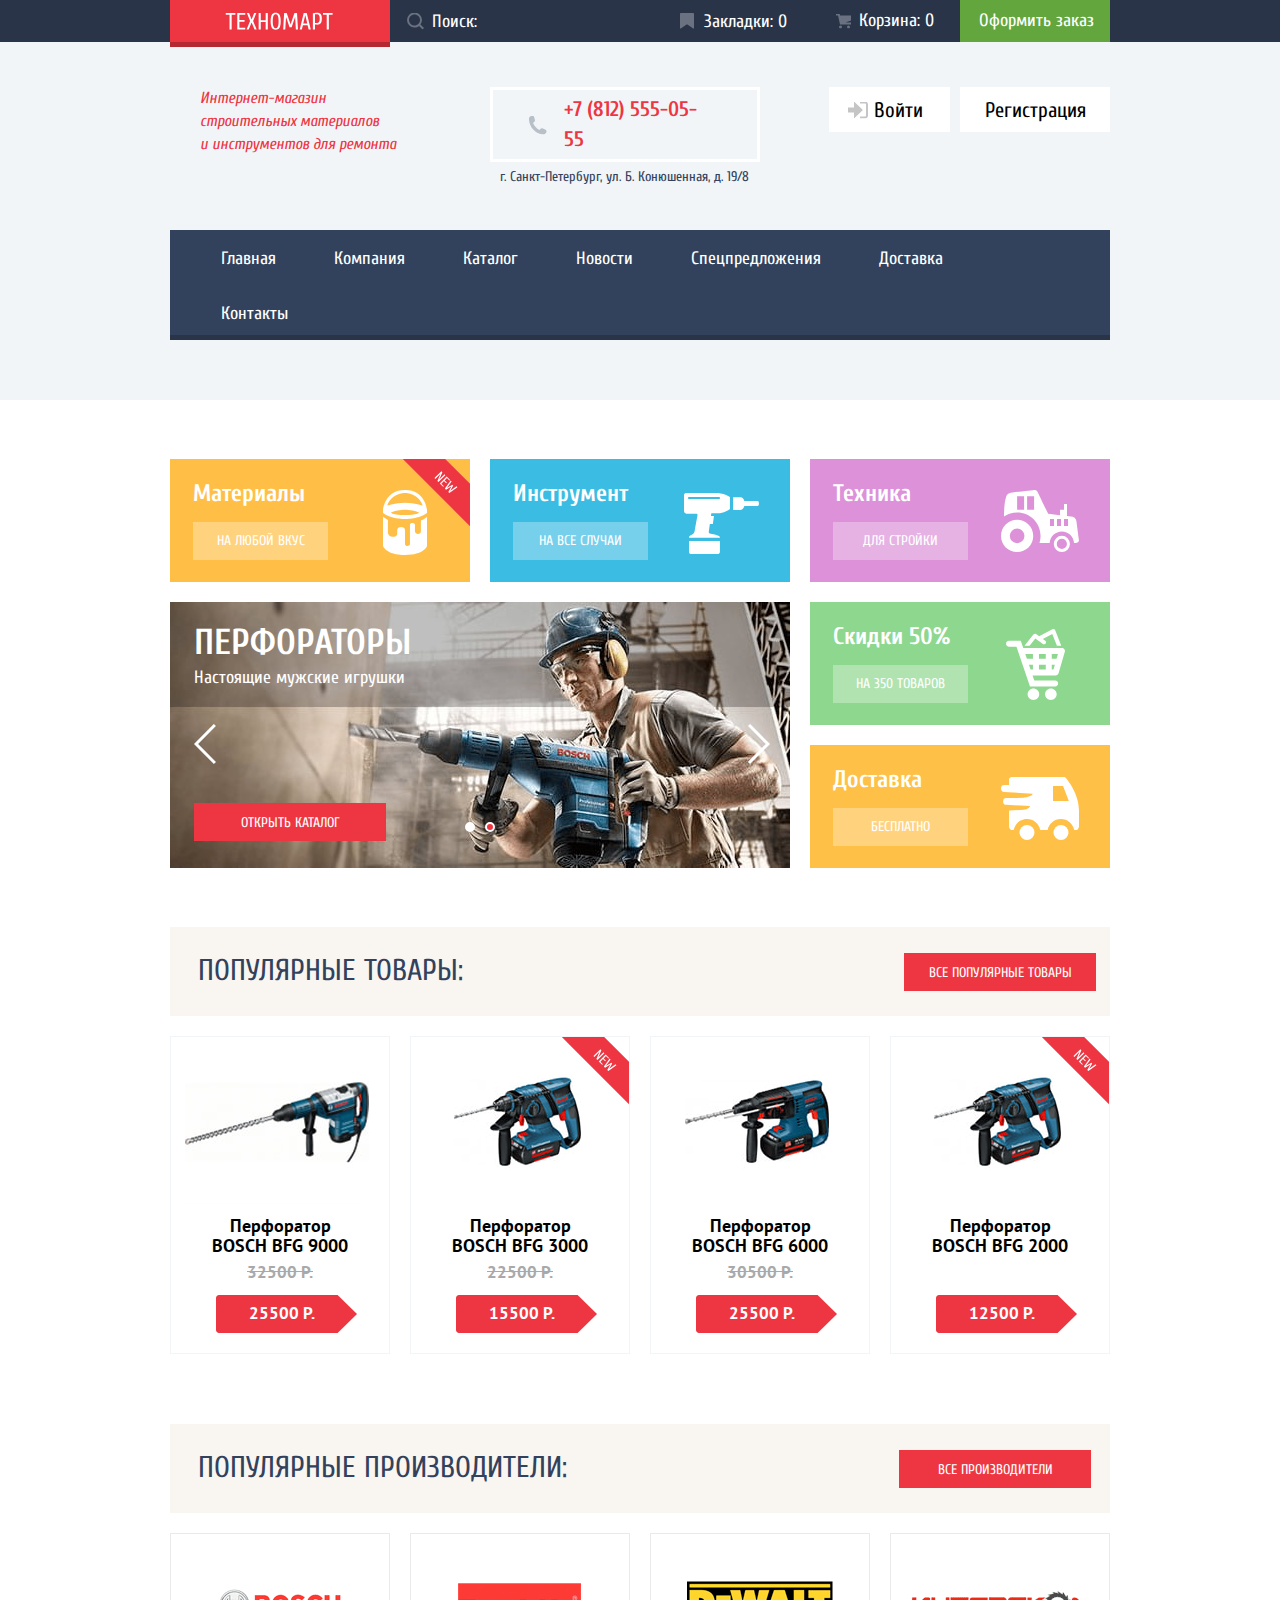
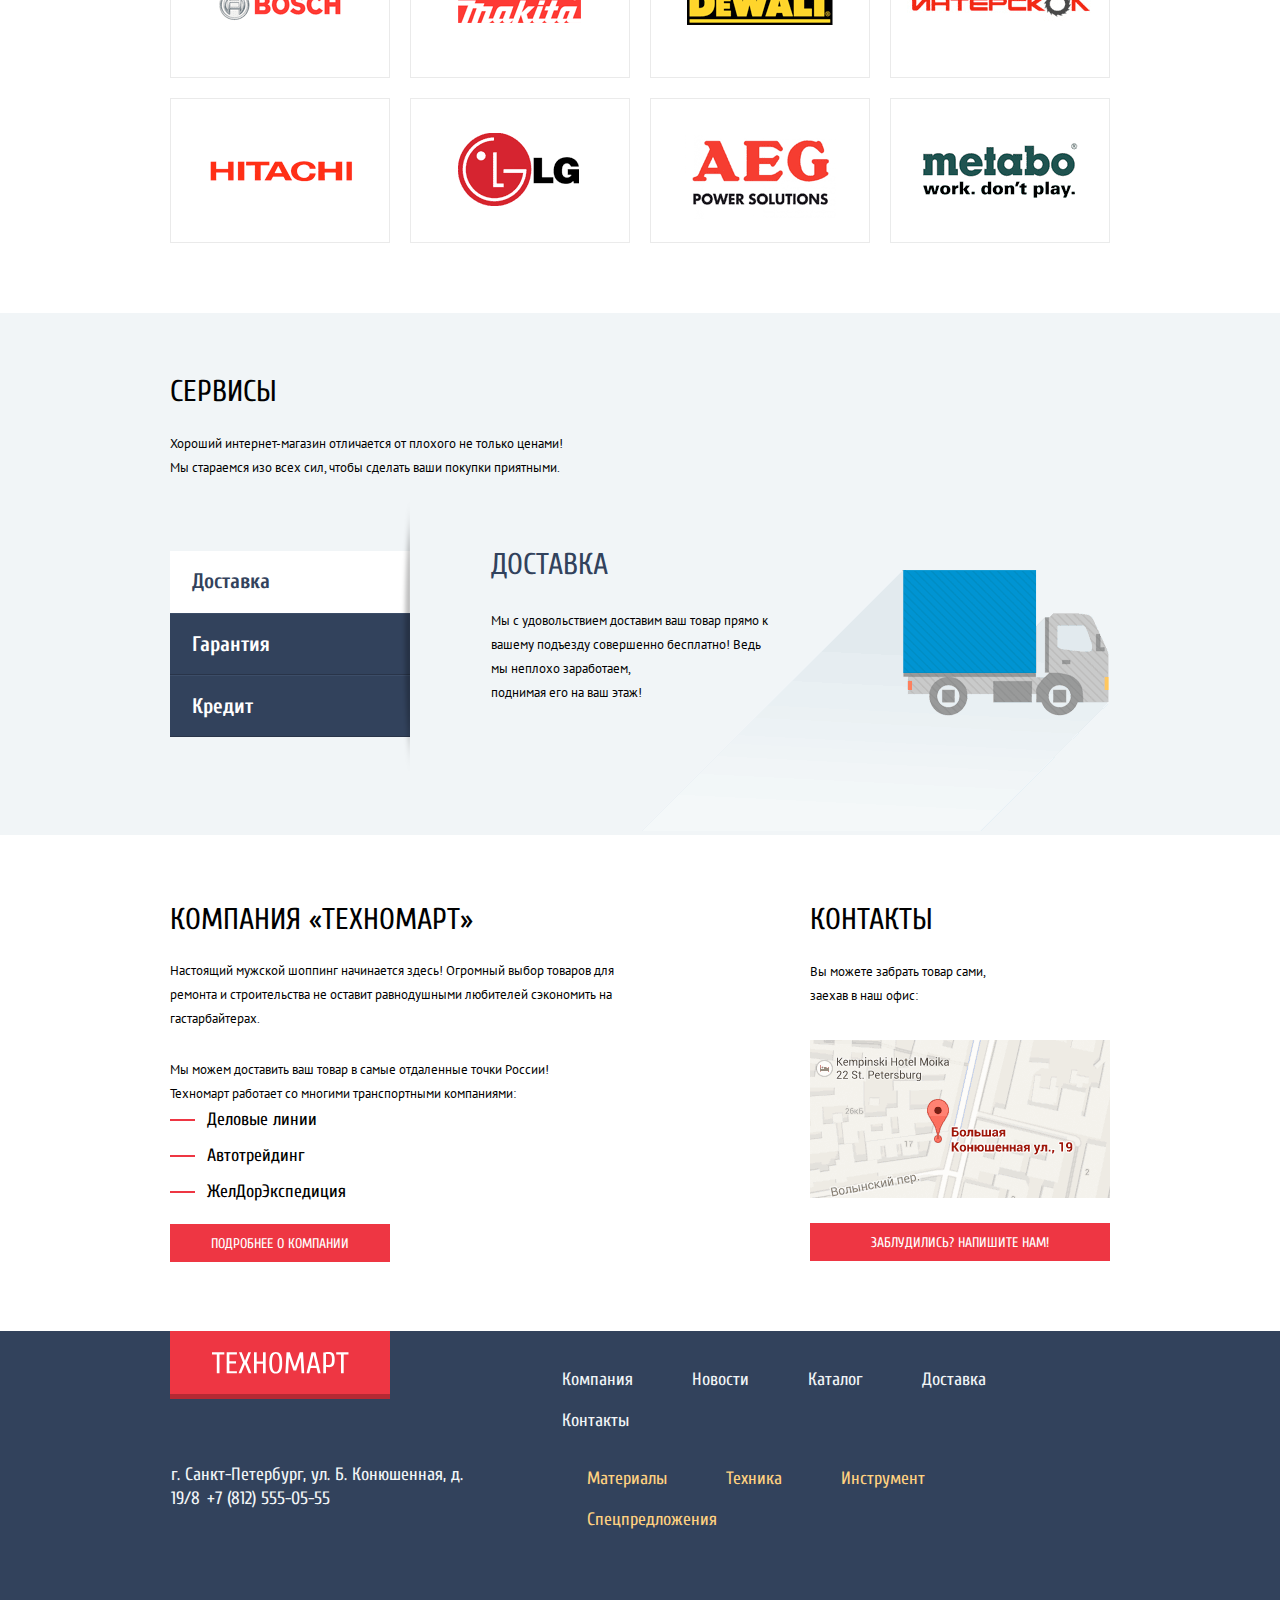
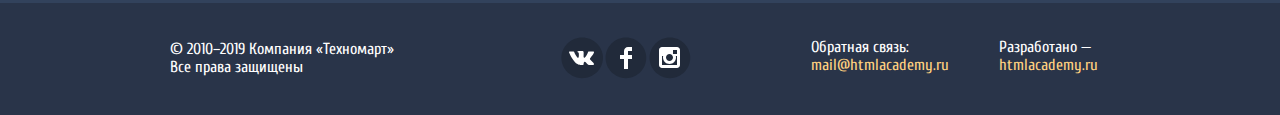
<file: index.html>
<!DOCTYPE html>
<html lang="ru">
  <head>
    <meta charset="utf-8">
    <title>HTML Academy: Техномарт</title>
    <link href="https://fonts.googleapis.com/css2?family=Cuprum:ital,wght@0,400;0,700;1,400&family=PT+Sans:wght@400;700&display=swap" rel="stylesheet">
    <link rel="stylesheet" href="css/normalize.min.css">
    <link rel="stylesheet" href="css/style.min.css">
  </head>
  <body>
    <header class="header">
      <div class="background-header">
        <div class="container user-panel">
          <a class="logo-header">
            <img class="visually-hidden" src="img/logo-header-basic.svg" alt="Логотип сайта" width="220" height="47">
          </a>
          <form class="search" action="https://echo.htmlacademy.ru" method="get">
            <input class="search-input" type="search" id="search" name="search" placeholder="Поиск:">
            <label class="search-label" aria-label="Поиск" for="search"></label>
            <button class="visually-hidden" type="submit">Показать</button>
          </form>
          <ul class="menu-header">
            <li>
              <a class="bookmarks" href="#">Закладки: 0</a>
            </li>
            <li>
              <a class="cart" href="#">Корзина: 0</a>
            </li>
            <li>
              <a class="place-your-order" href="#">Оформить заказ</a>
            </li>
          </ul>
        </div>
      </div>
      <div class="container header-group">
        <h1 class="title-main">Интернет-магазин строительных материалов <br>и инструментов для ремонта</h1>
        <div class="tel-address">
          <a href="tel:+78125550555">+7 (812) 555-05-55</a>
          <p class="address-header">г. Санкт-Петербург, ул. Б. Конюшенная, д. 19/8</p>
        </div>
        <ul class="authorization">
          <li>
            <a class="sign-in" href="#">Войти</a>
          </li>
          <li>
            <a class="sign-up" href="#">Регистрация</a>
          </li>
        </ul>
      </div>
      <nav class="container nav-main">
        <ul class="list-nav-main">
          <li>
            <a>Главная</a>
          </li>
          <li>
            <a href="#">Компания</a>
          </li>
          <li>
            <a href="catalog.html">Каталог</a>
          </li>
          <li>
            <a href="#">Новости</a>
          </li>
          <li>
            <a href="#">Спецпредложения</a>
          </li>
          <li>
            <a href="#">Доставка</a>
          </li>
          <li>
            <a href="#">Контакты</a>
          </li>
        </ul>
      </nav>
    </header>
    <main class="index-main">
      <section class="container topics">
        <h2 class="visually-hidden">Темы</h2>
        <ul class= "topics-list">
          <li class="topic-item new materials">
            <h3>Материалы</h3>
            <a href="#">На любой вкус</a>
          </li>
          <li class="topic-item instrument">
            <h3>Инструмент</h3>
            <a href="#">На все случаи</a>
          </li>
          <li class="topic-item technic">
            <h3>Техника</h3>
            <a href="#">Для стройки</a>
          </li>
          <li class="topic-item discount">
            <h3>Скидки 50%</h3>
            <a href="#">На 350 товаров</a>
          </li>
          <li class="topic-item topic-delivery">
            <h3>Доставка</h3>
            <a href="#">Бесплатно</a>
          </li>
        </ul>
        <div class="topics-slider">
          <ul class="topics-slider-controls">
            <li>
              <button class="control-left" aria-label="Предыдущий слайд" type="button"></button>
            </li>
            <li>
              <button class="control-right" aria-label="Следующий слайд" type="button"></button>
            </li>
          </ul>
          <ul class="activity-indicators-list">
            <li class="indicator" aria-label="Индикатор активности"></li>
            <li class="indicator indicator-active" aria-label="Индикатор активности"></li>
          </ul>
          <ul class="topics-slider-list">
            <li class="topics-slide slide-perforators topics-slide-current">
              <h3>Перфораторы</h3>
              <p>Настоящие мужские игрушки</p>
              <a href="catalog.html">Открыть каталог</a>
            </li>
            <li class="topics-slide slide-drills slide">
              <h3>Дрели</h3>
              <p>Соседям на радость!</p>
              <a href="catalog.html">Открыть каталог</a>
            </li>
          </ul>
        </div>
      </section>
      <section class="container popular-products">
        <div class="title-popular">
          <h2>Популярные товары:</h2>
          <a href="#">Все популярные товары</a>
        </div>
        <ul class="list-popular-products">
          <li class="product" tabindex="0">
            <div class="product-image">
              <img src="img/perforator-bosch-bfg-9000.jpg" alt="Перфоратор BOSCH BFG 9000" width="184" height="164">
            </div>
            <h3>Перфоратор BOSCH BFG 9000</h3>
            <p class="old-price">32500 P.</p>
            <p class="price">25500 Р.</p>
            <ul class="cart-group">
              <li>
                <a class="add-to-cart" href="#">Купить</a>
              </li>
              <li>
                <a class="add-to-bookmarks" href="#">В закладки</a>
              </li>
            </ul>
          </li>
          <li class="product new" tabindex="0">
            <div class="product-image">
              <img src="img/perforator-bosch-bfg-3000.jpg" alt="Перфоратор BOSCH BFG 3000" width="127" height="112">
            </div>
            <h3>Перфоратор BOSCH BFG 3000</h3>
            <p class="old-price">22500 P.</p>
            <p class="price">15500 Р.</p>
            <ul class="cart-group">
              <li>
                <a class="add-to-cart" href="#">Купить</a>
              </li>
              <li>
                <a class="add-to-bookmarks" href="#">В закладки</a>
              </li>
            </ul>
          </li>
          <li class="product" tabindex="0">
            <div class="product-image">
              <img src="img/perforator-bosch-bfg-6000.jpg" alt="Перфоратор BOSCH BFG 6000" width="144" height="128">
            </div>
            <h3>Перфоратор BOSCH BFG 6000</h3>
            <p class="old-price">30500 P.</p>
            <p class="price">25500 Р.</p>
            <ul class="cart-group">
              <li>
                <a class="add-to-cart" href="#">Купить</a>
              </li>
              <li>
                <a class="add-to-bookmarks" href="#">В закладки</a>
              </li>
            </ul>
          </li>
          <li class="product new" tabindex="0">
            <div class="product-image">
              <img src="img/perforator-bosch-bfg-2000.jpg" alt="Перфоратор BOSCH BFG 2000" width="127" height="112">
            </div>
            <h3>Перфоратор BOSCH BFG 2000</h3>
            <p class="price">12500 P.</p>
            <ul class="cart-group">
              <li>
                <a class="add-to-cart" href="#">Купить</a>
              </li>
              <li>
                <a class="add-to-bookmarks" href="#">В закладки</a>
              </li>
            </ul>
          </li>
        </ul>
      </section>
      <section class="container popular-manufacturers">
        <div class="title-popular all-manufacturers">
          <h2>Популярные производители:</h2>
          <a href="#">Все производители</a>
        </div>
        <ul class="manufacturers-list">
          <li>
            <a href="#">
              <img src="img/logo-bocsh.png" alt="логотип Bocsh" width="220" height="145">
            </a>
          </li>
          <li>
            <a href="#">
              <img src="img/logo-makita.png" alt="логотип Makita" width="220" height="145">
            </a>
          </li>
          <li>
            <a href="#">
              <img src="img/logo-dewalt.png" alt="логотип Dewalt" width="220" height="145">
            </a>
          </li>
          <li>
            <a href="#">
              <img src="img/logo-interskol.png" alt="логотип Итерскол" width="220" height="145">
            </a>
          </li>
          <li>
            <a href="#">
              <img src="img/logo-hitachi.png" alt="логотип Hitachi" width="220" height="145">
            </a>
          </li>
          <li>
            <a href="#">
              <img src="img/logo-lg.png" alt="логотип LG" width="220" height="145">
            </a>
          </li>
          <li>
            <a href="#">
              <img src="img/logo-aeg.png" alt="логотип AEG" width="220" height="145">
            </a>
          </li>
          <li>
            <a href="#">
              <img src="img/logo-metabo.png" alt="логотип Metabo" width="220" height="145">
            </a>
          </li>
        </ul>
      </section>
      <div class="background-services">
        <section class="container services">
          <h2>Сервисы</h2>
          <p class="description-services">Хороший интернет-магазин отличается от плохого не только ценами! Мы стараемся изо всех сил, чтобы сделать ваши покупки приятными.</p>
          <div class="services-slider">
            <ul class="services-slider-controls">
              <li>
                <a class="services-control delivery-control services-control-current" href="#">Доставка</a>
              </li>
              <li>
                <a class="services-control guarantee-control" href="#">Гарантия</a>
              </li>
              <li>
                <a class="services-control credit-control" href="#">Кредит</a>
              </li>
            </ul>
            <ul class="services-list-sliders">
              <li class="services-slide delivery slide-current">
                <h3 class="services-slide-title">Доставка</h3>
                <p>Мы с удовольствием доставим ваш товар прямо к вашему подъезду совершенно бесплатно! Ведь мы неплохо заработаем,<br> поднимая его на ваш этаж!</p>
              </li>
              <li class="services-slide guarantee slide">
                <h3 class="services-slide-title">Гарантия</h3>
                <p>Если купленный у нас товар поломается или заискрит, а также в случае пожара, спровоцированного его возгоранием, вы всегда можете быть уверены в нашей гарантии. Мы обменяем сгоревший товар на новый. Дом уж восстановите как-нибудь сами.</p>
              </li>
              <li class="services-slide credit slide">
                <h3 class="services-slide-title">Кредит</h3>
                <p>Залезть в долговую яму стало проще!<br> Кредитные консультанты придут вам на помощь.</p>
                <a href="#">Отправить заявку</a>
              </li>
            </ul>
          </div>
        </section>
      </div>
      <div class="container technomart-company-contacts">
        <section class="technomart-company">
          <h2>Компания «Техномарт»</h2>
          <p class="real-shopping">Настоящий мужской шоппинг начинается здесь! Огромный выбор товаров для ремонта и строительства не оставит равнодушными любителей сэкономить на гастарбайтерах.</p>
          <p class="about-delivery">Мы можем доставить ваш товар в самые отдаленные точки России! Техномарт работает со многими транспортными компаниями:</p>
          <ul class="company-list">
            <li>
              <a href="#">Деловые линии</a>
            </li>
            <li>
              <a href="#">Автотрейдинг</a>
            </li>
            <li>
              <a href="#">ЖелДорЭкспедиция</a>
            </li>
          </ul>
          <a class="attention more-about-company" href="#">Подробнее о компании</a>
        </section>
        <section class="contacts">
          <h2>Контакты</h2>
          <p class="pickup">Вы можете забрать товар сами, заехав в наш офис:</p>
          <a class="navigation-map" href="img/static-map.png">
            <img src="img/road-to-the-office.png" alt="Офис компании по адрессу г. Санкт-Петербург, ул. Б. Конюшенная, д. 19/8" width="300" height="158">
          </a>
          <a class="attention write-us-link" href="reserve-write-us.html">Заблудились? Напишите нам!</a>
        </section>
      </div>
    </main>
    <footer class="footer">
      <div class="container nav-footer">
        <a class="logo-footer">
          <img class="visually-hidden" src="img/logo-footer-basic.svg" alt="Логотип сайта" width="220" height="68">
        </a>
        <ul class="nav-footer-first">
          <li>
            <a href="#">Компания</a>
          </li>
          <li>
            <a href="#">Новости</a>
          </li>
          <li>
            <a href="catalog.html">Каталог</a>
          </li>
          <li>
            <a href="#">Доставка</a>
          </li>
          <li>
            <a href="#">Контакты</a>
          </li>
        </ul>
        <p class="address-footer">г. Санкт-Петербург, ул. Б. Конюшенная, д. 19/8 <a href="tel:+78125550555">+7 (812) 555-05-55</a></p>
        <ul class="nav-footer-second">
          <li>
            <a href="#">Материалы</a>
          </li>
          <li>
            <a href="#">Техника</a>
          </li>
          <li>
            <a href="#">Инструмент</a>
          </li>
          <li>
            <a href="#">Спецпредложения</a>
          </li>
        </ul>
      </div>
      <div class="background-footer">
        <div class="container developers-social-networks">
          <p class="copyright">© 2010–2019 Компания «Техномарт» Все права защищены</p>
          <ul class="social-networks">
            <li>
              <a class="icon-social icon-vk" aria-label="Ссылка на Вконтакте" href="#"></a>
            </li>
            <li>
              <a class="icon-social icon-fb" aria-label="Ссылка на Фейсбук" href="#"></a>
            </li>
            <li>
              <a class="icon-social icon-insta" aria-label="Ссылка на Инстаграм" href="#"></a>
            </li>
          </ul>
          <p class="feedback">Обратная связь: <a class="mail" href="mailto:mail@htmlacademy.ru">mail@htmlacademy.ru</a></p>
          <p class="site-developer">Разработано — <a class="developers-site" href="https://htmlacademy.ru/intensive/htmlcss">htmlacademy.ru</a></p>
        </div>
      </div>
    </footer>
    <section class="modal modal-write-us">
      <h2 class="visually-hidden">Форма для обратной связи</h2>
      <form class="write-us-form" action="https://echo.htmlacademy.ru" method="post">
        <div class="wrapper-form-field">
          <p class="login-name">
            <label for="login-name">Ваше имя</label>
            <input class="login-name-field" type="text" id="login-name" name="login-name" placeholder="Имя Фамилия">
          </p>
          <p class="login-email">
            <label for="login-email">Ваш e-mail:</label>
            <input class="login-email-field" type="email" id="login-email" name="login-email" placeholder="email@example.com">
          </p>
          <p class="message-text">
            <label for="message-text">Текст письма:</label>
            <textarea class="message-text-field" id="message-text" name="message-text" rows="4" placeholder="В свободной форме"></textarea>
          </p>
        </div>
        <div class="wrapper-sumbit-button">
          <button class="submit-write-us" type="submit">Отправить</button>
        </div>
      </form>
      <button class="modal-close modal-close-form" aria-label="Закрыть" type="button"></button>
    </section>
    <section class="modal modal-map">
      <h2 class="visually-hidden">Как до нас добраться</h2>
      <iframe src="https://www.google.com/maps/embed?pb=!1m18!1m12!1m3!1d1998.6037999040354!2d30.322010416394033!3d59.938716271971415!2m3!1f0!2f0!3f0!3m2!1i1024!2i768!4f13.1!3m3!1m2!1s0x4696310fca5ba729%3A0xea9c53d4493c879f!2sBolshaya+Konyushennaya+ul.%2C+19%2C+Sankt-Peterburg%2C+Russia%2C+191186!5e0!3m2!1sen!2s!4v1441888483426" title="Офис компании по адресу ул. Большая Конюшенная 19/8, Санкт-Петербург" width="943" height="442" allowfullscreen></iframe>
      <button class="modal-close modal-close-map" aria-label="Закрыть" type="button"></button>
    </section>
    <script src="js/script.min.js"></script>
  </body>
</html>
</file>
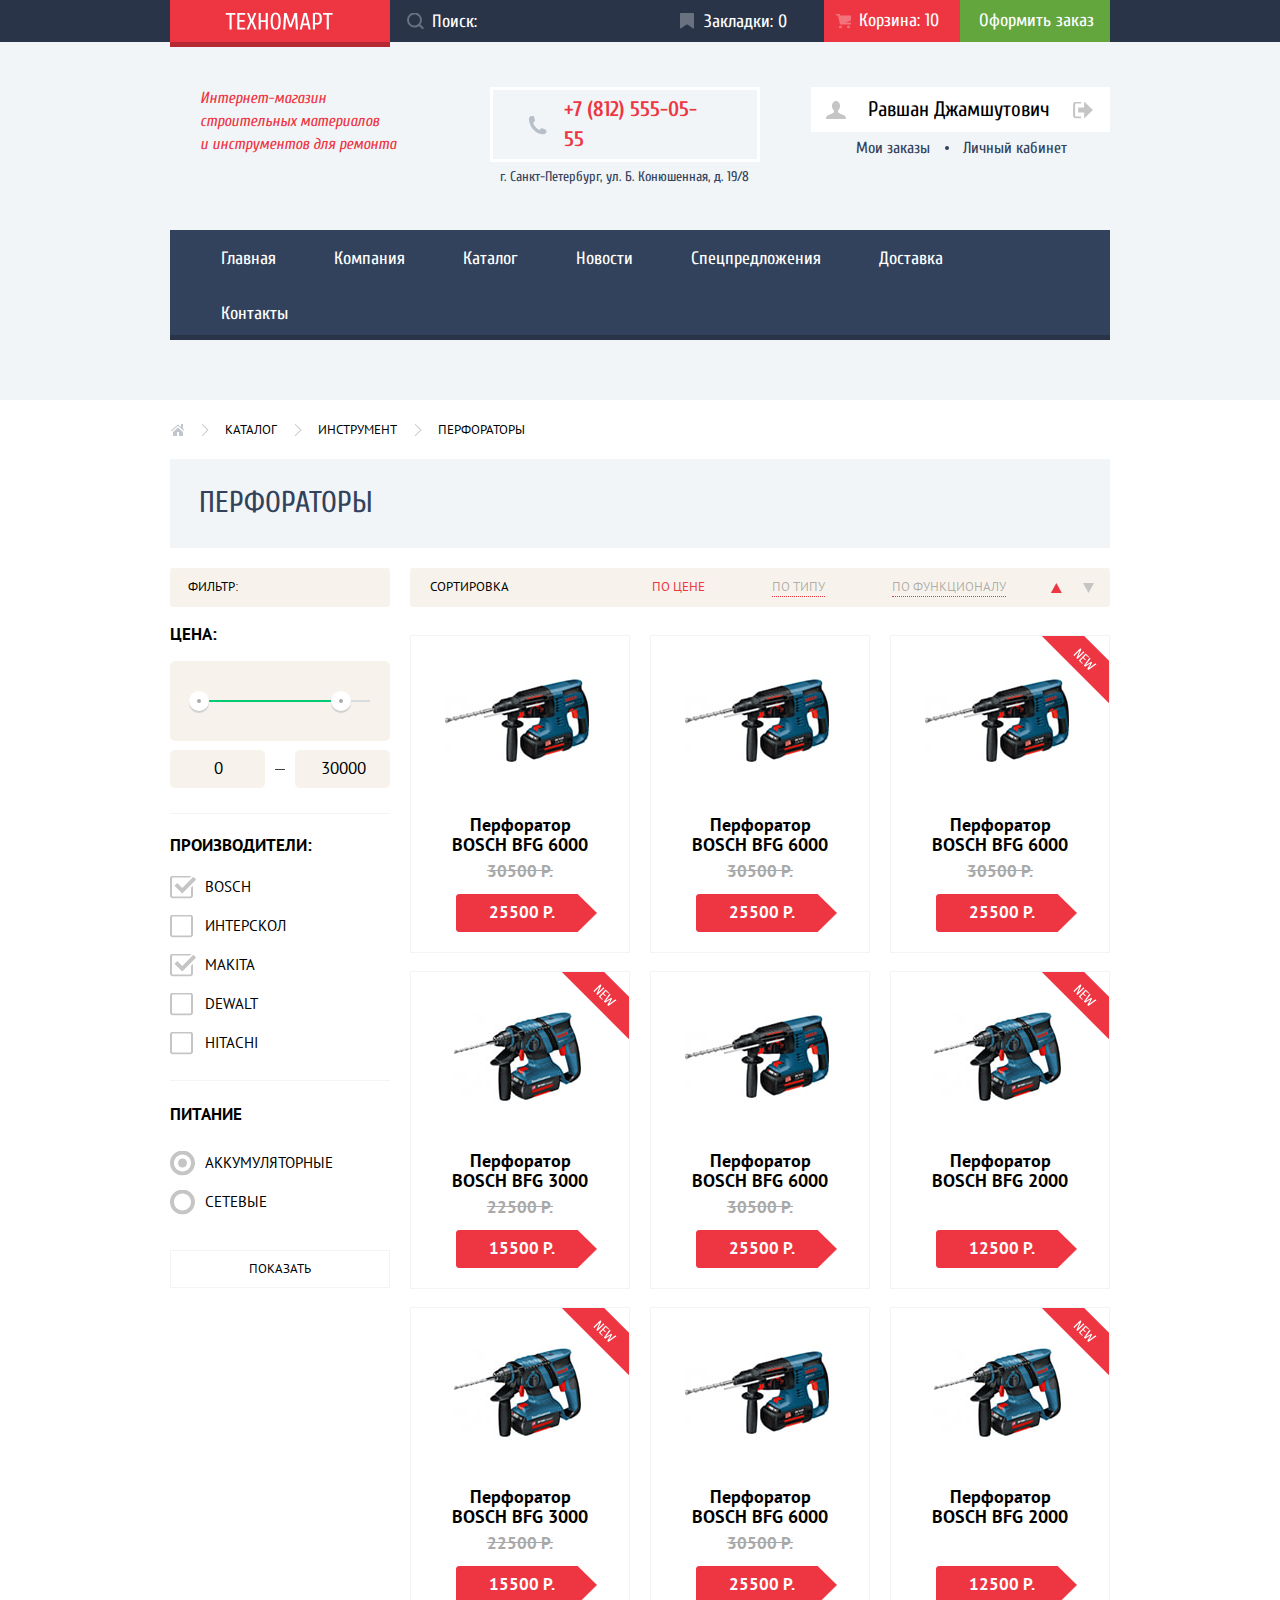
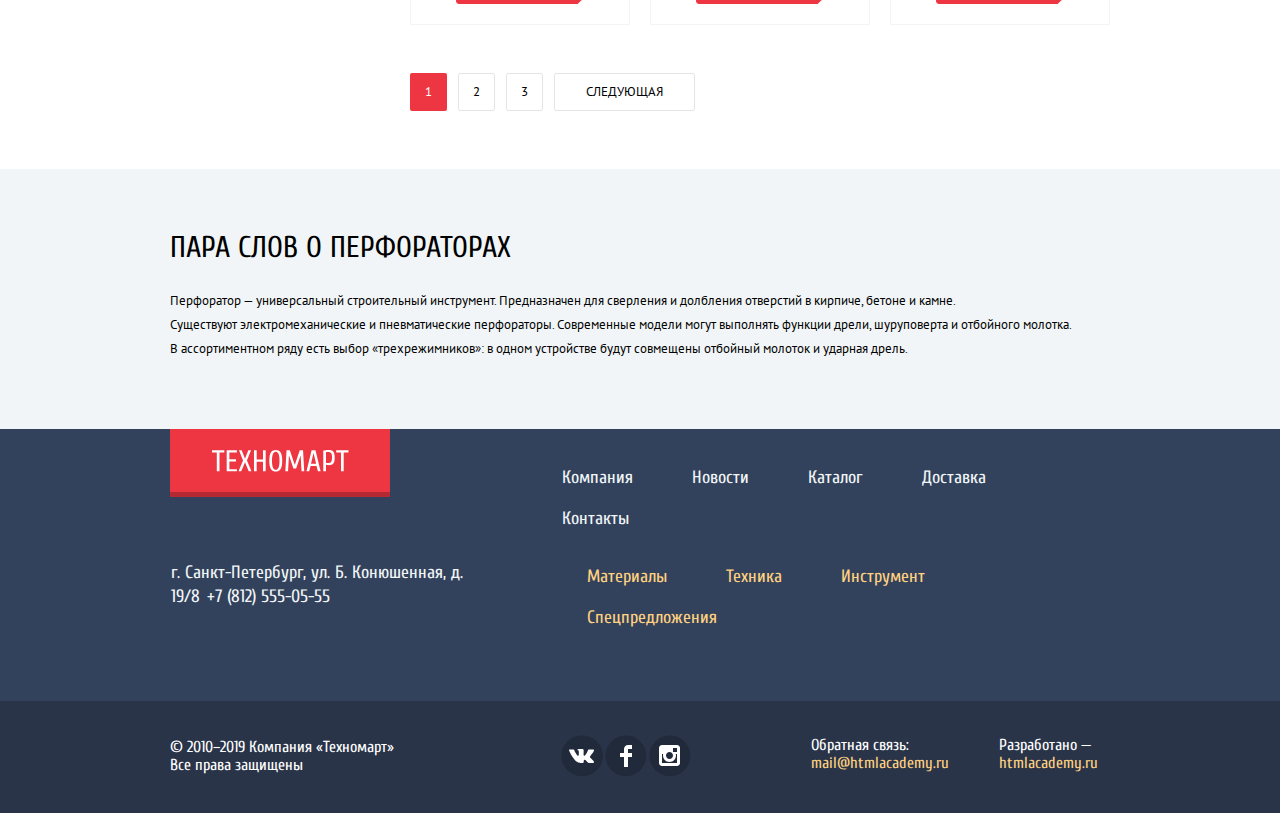
<file: catalog.html>
<!DOCTYPE html>
<html lang="ru">
  <head>
    <meta charset="utf-8">
    <title>HTML Academy: Техномарт. Каталог</title>
    <link href="https://fonts.googleapis.com/css2?family=Cuprum:ital,wght@0,400;0,700;1,400&family=PT+Sans:wght@400;700&display=swap" rel="stylesheet">
    <link rel="stylesheet" href="css/normalize.min.css">
    <link rel="stylesheet" href="css/style.min.css">
  </head>
  <body>
    <header class="header">
      <div class="background-header">
        <div class="container user-panel">
          <a class="logo-header" href="index.html">
            <img class="visually-hidden" src="img/logo-header-basic.svg" alt="Логотип сайта" width="220" height="47">
          </a>
          <form class="search" action="https://echo.htmlacademy.ru" method="get">
            <input class="search-input" type="search" id="search" name="search" placeholder="Поиск:">
            <label class="search-label" aria-label="Поиск" for="search"></label>
            <button class="visually-hidden" type="submit">Показать</button>
          </form>
          <ul class="menu-header">
            <li>
              <a class="bookmarks" href="#">Закладки: 0</a>
            </li>
            <li>
              <a class="cart cart-active" href="#">Корзина: 10</a>
            </li>
            <li>
              <a class="place-your-order" href="#">Оформить заказ</a>
            </li>
          </ul>
        </div>
      </div>
      <div class="container header-group">
        <h1 class="title-main">Интернет-магазин строительных материалов <br>и инструментов для ремонта</h1>
        <div class="tel-address">
          <a href="tel:+78125550555">+7 (812) 555-05-55</a>
          <p class="address-header">г. Санкт-Петербург, ул. Б. Конюшенная, д. 19/8</p>
        </div>
        <div class="personal-account">
          <ul class="personal-account-user">
            <li>
              <a class="profile" href="#">Равшан Джамшутович</a>
            </li>
            <li>
              <a class="profile-logout" aria-label="Выйти из личного кабинета" href="#"></a>
            </li>
          </ul>
          <ul class="personal-account-link">
            <li>
              <a class="my-orders" href="#">Мои заказы</a>
            </li>
            <li>
              <a class="profile-page" href="#">Личный кабинет</a>
            </li>
          </ul>
        </div>
      </div>
      <nav class="container nav-main">
        <ul class="list-nav-main">
          <li>
            <a href="index.html">Главная</a>
          </li>
          <li>
            <a href="#">Компания</a>
          </li>
          <li>
            <a>Каталог</a>
          </li>
          <li>
            <a href="#">Новости</a>
          </li>
          <li>
            <a href="#">Спецпредложения</a>
          </li>
          <li>
            <a href="#">Доставка</a>
          </li>
          <li>
            <a href="#">Контакты</a>
          </li>
        </ul>
      </nav>
    </header>
    <main class="catalog-main">
      <ul class="container nav-catalog">
        <li class="link-main">
          <a aria-label="На главную" href="#"></a>
        </li>
        <li class="catalog-group">
          <a href="#">Каталог</a>
        </li>
        <li class="catalog-group">
          <a href="#">Инструмент</a>
        </li>
        <li class="catalog-group">
          <a>Перфораторы</a>
        </li>
      </ul>
      <h2 class="container title-topic">Перфораторы</h2>
      <div class="container filters-products">
        <section class="filters">
          <h3>Фильтр:</h3>
          <form action="https://echo.htmlacademy.ru" method="get">
            <fieldset class="price-item">
              <legend>Цена:</legend>
              <div class="filter-range">
                <div class="range-controls">
                  <div class="scale">
                    <div class="bar"></div>
                  </div>
                  <div class="toggle toggle-min" tabindex="0"></div>
                  <div class="toggle toggle-max" tabindex="0"></div>
                </div>
                <div class="price-controls">
                  <label class="visually-hidden" for="min-price">Минимальная цена</label>
                  <input type="number" id="min-price" name="min-price" value="0" step="300" min="0" max="30000">
                  <label class="visually-hidden" for="max-price">Максимальная цена</label>
                  <input type="number" id="max-price" name="max-price" value="30000" step="300" min="0" max="30000">
                </div>
              </div>
            </fieldset>
            <fieldset class="manufacturers-item">
              <legend>Производители:</legend>
              <ul class="list-checkbox-manufacturers">
                <li>
                  <input class="checkbox-manufacturer visually-hidden" type="checkbox" id="Bosh" name="manufacturer" value="Bosh" checked>
                  <label for="Bosh">Bosch</label>
                </li>
                <li>
                  <input class="checkbox-manufacturer visually-hidden" type="checkbox" id="Interskol" name="manufacturer" value="Interskol">
                  <label for="Interskol">Интерскол</label>
                </li>
                <li>
                  <input class="checkbox-manufacturer visually-hidden" type="checkbox" id="Makita" name="manufacturer" value="Makita" checked>
                  <label for="Makita">Makita</label>
                </li>
                <li>
                  <input class="checkbox-manufacturer visually-hidden" type="checkbox" id="Dewalt" name="manufacturer" value="Dewalt">
                  <label for="Dewalt">Dewalt</label>
                </li>
                <li>
                  <input class="checkbox-manufacturer visually-hidden" type="checkbox" id="Hitachi" name="manufacturer" value="Hitachi">
                  <label for="Hitachi">Hitachi</label>
                </li>
              </ul>
            </fieldset>
            <fieldset class="power-item">
              <legend>Питание</legend>
              <ul class="list-radio-power">
                <li>
                  <input class="radio-power visually-hidden" type="radio" id="battery-powered" name="power-supply" value="battery-powered" checked>
                  <label for="battery-powered">Аккумуляторные</label>
                </li>
                <li>
                  <input class="radio-power visually-hidden" type="radio" id="networking" name="power-supply" value="networking">
                  <label for="networking">Сетевые</label>
                </li>
              </ul>
            </fieldset>
            <button class="apply-sorting" type="submit">Показать</button>
          </form>
        </section>
        <section class="products">
          <h3 class="visually-hidden">Товары</h3>
          <div class="sort-item">
            <h4 class="title-sort">Сортировка</h4>
            <ul class="list-keys-sort">
              <li>
                <a class="sort-current">По цене</a>
              </li>
              <li>
                <a href="reserve-added-cart.html">По типу</a>
              </li>
              <li>
                <a href="#">По функционалу</a>
              </li>
            </ul>
            <ul class="sort-keys-controls">
              <li>
                <a class="sort-control control-up sort-control-current" aria-label="Вперёд" href="#"></a>
              </li>
              <li>
                <a class="sort-control control-down" aria-label="Назад" href="#"></a>
              </li>
            </ul>
          </div>
          <ul class="list-products">
            <li class="product" tabindex="0">
              <div class="product-image">
                <img src="img/perforator-bosch-bfg-6000.jpg" alt="Перфоратор BOSCH BFG 6000" width="144" height="128">
              </div>
              <h4>Перфоратор BOSCH BFG 6000</h4>
              <p class="old-price">30500 P.</p>
              <p class="price">25500 Р.</p>
              <ul class="cart-group">
                <li>
                  <a class="add-to-cart" href="reserve-added-cart.html">Купить</a>
                </li>
                <li>
                  <a class="add-to-bookmarks" href="#">В закладки</a>
                </li>
              </ul>
            </li>
            <li class="product" tabindex="0">
              <div class="product-image">
                <img src="img/perforator-bosch-bfg-6000.jpg" alt="Перфоратор BOSCH BFG 6000" width="144" height="128">
              </div>
              <h4>Перфоратор BOSCH BFG 6000</h4>
              <p class="old-price">30500 P.</p>
              <p class="price">25500 Р.</p>
              <ul class="cart-group">
                <li>
                  <a class="add-to-cart" href="reserve-added-cart.html">Купить</a>
                </li>
                <li>
                  <a class="add-to-bookmarks" href="#">В закладки</a>
                </li>
              </ul>
            </li>
            <li class="product new" tabindex="0">
              <div class="product-image">
                <img src="img/perforator-bosch-bfg-6000.jpg" alt="Перфоратор BOSCH BFG 6000" width="144" height="128">
              </div>
              <h4>Перфоратор BOSCH BFG 6000</h4>
              <p class="old-price">30500 P.</p>
              <p class="price">25500 Р.</p>
              <ul class="cart-group">
                <li>
                  <a class="add-to-cart" href="reserve-added-cart.html">Купить</a>
                </li>
                <li>
                  <a class="add-to-bookmarks" href="#">В закладки</a>
                </li>
              </ul>
            </li>
            <li class="product new" tabindex="0">
              <div class="product-image">
                <img src="img/perforator-bosch-bfg-3000.jpg" alt="Перфоратор BOSCH BFG 3000" width="127" height="112">
              </div>
              <h4>Перфоратор BOSCH BFG 3000</h4>
              <p class="old-price">22500 P.</p>
              <p class="price">15500 Р.</p>
              <ul class="cart-group">
                <li>
                  <a class="add-to-cart" href="reserve-added-cart.html">Купить</a>
                </li>
                <li>
                  <a class="add-to-bookmarks" href="#">В закладки</a>
                </li>
              </ul>
            </li>
            <li class="product" tabindex="0">
              <div class="product-image">
                <img src="img/perforator-bosch-bfg-6000.jpg" alt="Перфоратор BOSCH BFG 6000" width="144" height="128">
              </div>
              <h4>Перфоратор BOSCH BFG 6000</h4>
              <p class="old-price">30500 P.</p>
              <p class="price">25500 Р.</p>
              <ul class="cart-group">
                <li>
                  <a class="add-to-cart" href="reserve-added-cart.html">Купить</a>
                </li>
                <li>
                  <a class="add-to-bookmarks" href="#">В закладки</a>
                </li>
              </ul>
            </li>
            <li class="product new" tabindex="0">
              <div class="product-image">
                <img src="img/perforator-bosch-bfg-2000.jpg" alt="Перфоратор BOSCH BFG 2000" width="127" height="112">
              </div>
              <h4>Перфоратор BOSCH BFG 2000</h4>
              <p class="price">12500 Р.</p>
              <ul class="cart-group">
                <li>
                  <a class="add-to-cart" href="reserve-added-cart.html">Купить</a>
                </li>
                <li>
                  <a class="add-to-bookmarks" href="#">В закладки</a>
                </li>
              </ul>
            </li>
            <li class=" product new" tabindex="0">
              <div class="product-image">
                <img src="img/perforator-bosch-bfg-3000.jpg" alt="Перфоратор BOSCH BFG 3000" width="127" height="112">
              </div>
              <h4>Перфоратор BOSCH BFG 3000</h4>
              <p class="old-price">22500 P.</p>
              <p class="price">15500 Р.</p>
              <ul class="cart-group">
                <li>
                  <a class="add-to-cart" href="reserve-added-cart.html">Купить</a>
                </li>
                <li>
                  <a class="add-to-bookmarks" href="#">В закладки</a>
                </li>
              </ul>
            </li>
            <li class="product" tabindex="0">
              <div class="product-image">
                <img src="img/perforator-bosch-bfg-6000.jpg" alt="Перфоратор BOSCH BFG 6000" width="144" height="128">
              </div>
              <h4>Перфоратор BOSCH BFG 6000</h4>
              <p class="old-price">30500 P.</p>
              <p class="price">25500 Р.</p>
              <ul class="cart-group">
                <li>
                  <a class="add-to-cart" href="reserve-added-cart.html">Купить</a>
                </li>
                <li>
                  <a class="add-to-bookmarks" href="#">В закладки</a>
                </li>
              </ul>
            </li>
            <li class="product new" tabindex="0">
              <div class="product-image">
                <img src="img/perforator-bosch-bfg-2000.jpg" alt="Перфоратор BOSCH BFG 2000" width="127" height="112">
              </div>
              <h4>Перфоратор BOSCH BFG 2000</h4>
              <p class="price">12500 Р.</p>
              <ul class="cart-group">
                <li>
                  <a class="add-to-cart" href="reserve-added-cart.html">Купить</a>
                </li>
                <li>
                  <a class="add-to-bookmarks" href="#">В закладки</a>
                </li>
              </ul>
            </li>
          </ul>
          <ul class="catalog-products-controls">
            <li>
              <a class="catalog-current">1</a>
            </li>
            <li>
              <a href="#">2</a>
            </li>
            <li>
              <a href="#">3</a>
            </li>
            <li>
              <a class="button-next" href="#">Следующая</a>
            </li>
          </ul>
        </section>
      </div>
      <div class="background-about-perforators">
        <section class="container about-perforators">
          <h3>Пара слов о перфораторах</h3>
          <p>Перфоратор — универсальный строительный инструмент. Предназначен для сверления и долбления отверстий в кирпиче, бетоне и камне.<br> Существуют электромеханические и пневматические перфораторы. Современные модели могут выполнять функции дрели, шуруповерта и отбойного молотка.<br> В ассортиментном ряду есть выбор «трехрежимников»: в одном устройстве будут совмещены отбойный молоток и ударная дрель.</p>
        </section>
      </div>
    </main>
    <footer class="footer">
      <div class="container nav-footer">
        <a class="logo-footer" href="index.html">
          <img class="visually-hidden" src="img/logo-footer-basic.svg" alt="Логотип сайта" width="220" height="68">
        </a>
        <ul class="nav-footer-first">
          <li>
            <a href="#">Компания</a>
          </li>
          <li>
            <a href="#">Новости</a>
          </li>
          <li>
            <a>Каталог</a>
          </li>
          <li>
            <a href="#">Доставка</a>
          </li>
          <li>
            <a href="#">Контакты</a>
          </li>
        </ul>
        <p class="address-footer">г. Санкт-Петербург, ул. Б. Конюшенная, д. 19/8 <a href="tel:+78125550555">+7 (812) 555-05-55</a></p>
        <ul class="nav-footer-second">
          <li>
            <a href="#">Материалы</a>
          </li>
          <li>
            <a href="#">Техника</a>
          </li>
          <li>
            <a href="#">Инструмент</a>
          </li>
          <li>
            <a href="#">Спецпредложения</a>
          </li>
        </ul>
      </div>
      <div class="background-footer">
        <div class="container developers-social-networks">
          <p class="copyright">© 2010–2019 Компания «Техномарт» Все права защищены</p>
          <ul class="social-networks">
            <li>
              <a class="icon-social icon-vk" aria-label="Ссылка на Вконтакте" href="#"></a>
            </li>
            <li>
              <a class="icon-social icon-fb" aria-label="Ссылка на Фейсбук" href="#"></a>
            </li>
            <li>
              <a class="icon-social icon-insta" aria-label="Ссылка на Инстаграм" href="#"></a>
            </li>
          </ul>
          <p class="feedback">Обратная связь: <a class="mail" href="mailto:mail@htmlacademy.ru">mail@htmlacademy.ru</a></p>
          <p class="site-developer">Разработано — <a class="developers-site" href="https://htmlacademy.ru/intensive/htmlcss">htmlacademy.ru</a></p>
        </div>
      </div>
    </footer>
    <section class="modal modal-added-cart">
      <h2 class="visually-hidden">Сообщение о добавлении товара в корзину</h2>
      <p class="added-cart-message">Товар добавлен в корзину!</p>
      <div class="wrapper-message-items">
        <a class="order-link" href="#">Оформить заказ</a>
        <button class="close-message" type="button">Продолжить покупки</button>
      </div>
      <button class="modal-close modal-close-message" aria-label="Закрыть" type="button"></button>
    </section>
    <script src="js/script.min.js"></script>
  </body>
</html>
</file>
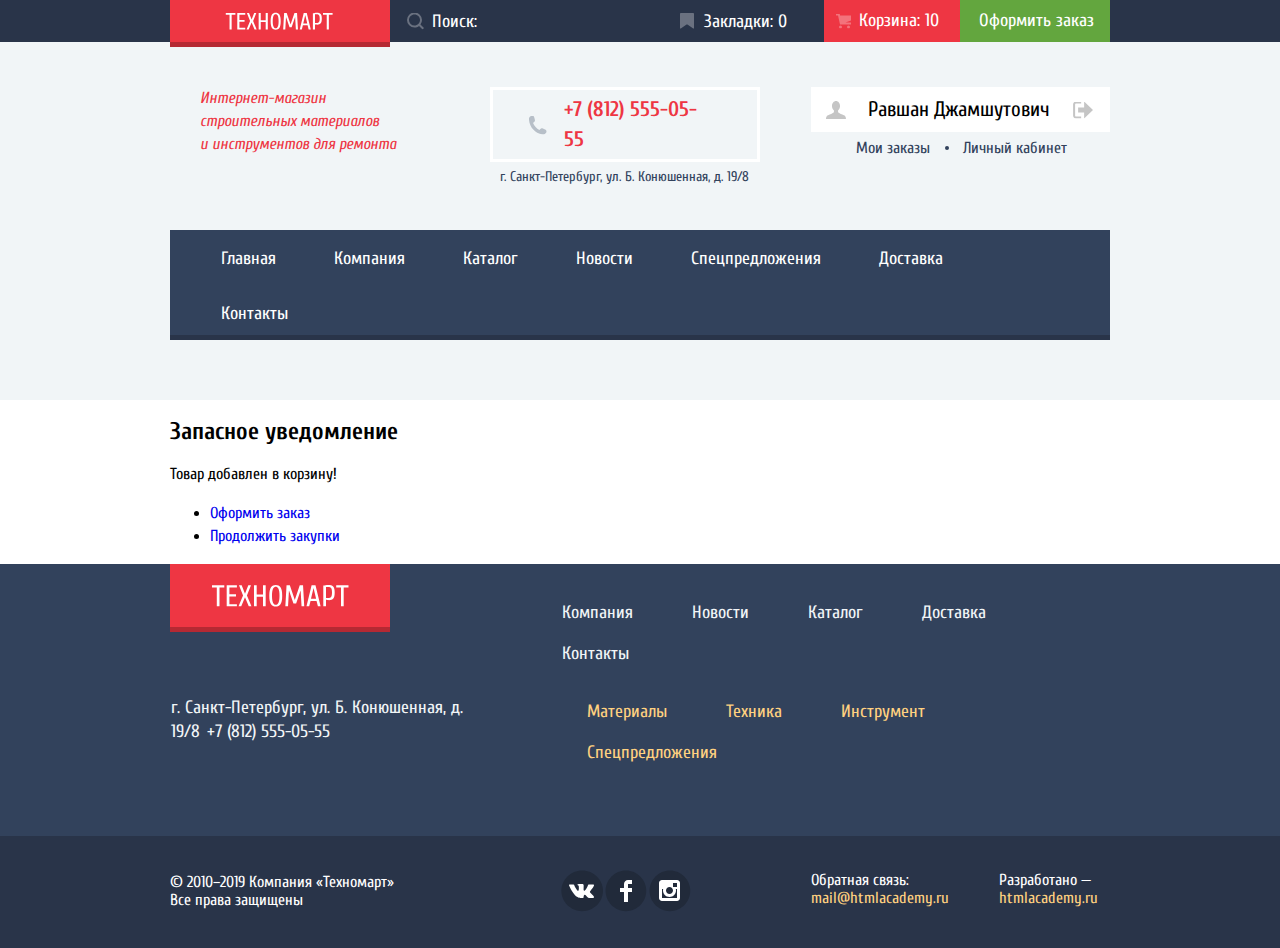
<file: reserve-added-cart.html>
<!DOCTYPE html>
<html lang="ru">
  <head>
    <meta charset="utf-8">
    <title>HTML Academy: Техномарт. Запасное уведомление</title>
    <link href="https://fonts.googleapis.com/css2?family=Cuprum:ital,wght@0,400;0,700;1,400&family=PT+Sans:wght@400;700&display=swap" rel="stylesheet">
    <link rel="stylesheet" href="css/normalize.min.css">
    <link rel="stylesheet" href="css/style.min.css">
  </head>
  <body>
    <header class="header">
      <div class="background-header">
        <div class="container user-panel">
          <a class="logo-header" href="index.html">
            <img class="visually-hidden" src="img/logo-header-basic.svg" alt="Техномарт" width="220" height="47">
          </a>
          <form class="search" action="https://echo.htmlacademy.ru" method="get">
            <input class="search-input" type="search" id="search" name="search" placeholder="Поиск:">
            <label class="search-label" aria-label="Поиск" for="search"></label>
            <button class="visually-hidden" aria-label="Показать" type="submit"></button>
          </form>
          <ul class="menu-header">
            <li>
              <a class="bookmarks" href="#">Закладки: 0</a>
            </li>
            <li>
              <a class="cart cart-active" href="#">Корзина: 10</a>
            </li>
            <li>
              <a class="place-your-order" href="#">Оформить заказ</a>
            </li>
          </ul>
        </div>
      </div>
      <div class="container header-group">
        <h1 class="title-main">Интернет-магазин строительных материалов <br>и инструментов для ремонта</h1>
        <div class="tel-address">
          <a href="tel:+78125550555">+7 (812) 555-05-55</a>
          <p class="address-header">г. Санкт-Петербург, ул. Б. Конюшенная, д. 19/8</p>
        </div>
        <div class="personal-account">
          <ul class="personal-account-user">
            <li>
              <a class="profile" href="#">Равшан Джамшутович</a>
            </li>
            <li>
              <a class="profile-logout" aria-label="Выйти из личного кабинета" href="#"></a>
            </li>
          </ul>
          <ul class="personal-account-link">
            <li>
              <a class="my-orders" href="#">Мои заказы</a>
            </li>
            <li>
              <a class="profile-page" href="#">Личный кабинет</a>
            </li>
          </ul>
        </div>
      </div>
      <nav class="container nav-main">
        <ul class="list-nav-main">
          <li>
            <a href="index.html">Главная</a>
          </li>
          <li>
            <a href="#">Компания</a>
          </li>
          <li>
            <a href="catalog.html">Каталог</a>
          </li>
          <li>
            <a href="#">Новости</a>
          </li>
          <li>
            <a href="#">Спецпредложения</a>
          </li>
          <li>
            <a href="#">Доставка</a>
          </li>
          <li>
            <a href="#">Контакты</a>
          </li>
        </ul>
      </nav>
    </header>
    <section class="container reserve-added-cart">
      <h2>Запасное уведомление</h2>
      <p>Товар добавлен в корзину!</p>
      <ul>
        <li>
          <a href="#">Оформить заказ</a>
        </li>
        <li>
          <a href="catalog.html">Продолжить закупки</a>
        </li>
      </ul>
    </section>
    <footer class="footer">
      <div class="container nav-footer">
        <a class="logo-footer" href="index.html">
          <img class="visually-hidden" src="img/logo-footer-basic.svg" alt="Логотип" width="220" height="68">
        </a>
        <ul class="nav-footer-first">
          <li>
            <a href="#">Компания</a>
          </li>
          <li>
            <a href="#">Новости</a>
          </li>
          <li>
            <a href="catalog.html">Каталог</a>
          </li>
          <li>
            <a href="#">Доставка</a>
          </li>
          <li>
            <a href="#">Контакты</a>
          </li>
        </ul>
        <p class="address-footer">г. Санкт-Петербург, ул. Б. Конюшенная, д. 19/8 <a href="tel:+78125550555">+7 (812) 555-05-55</a></p>
        <ul class="nav-footer-second">
          <li>
            <a href="#">Материалы</a>
          </li>
          <li>
            <a href="#">Техника</a>
          </li>
          <li>
            <a href="#">Инструмент</a>
          </li>
          <li>
            <a href="#">Спецпредложения</a>
          </li>
        </ul>
      </div>
      <div class="background-footer">
        <div class="container developers-social-networks">
          <p class="copyright">© 2010–2019 Компания «Техномарт» Все права защищены</p>
          <ul class="social-networks">
            <li>
              <a class="icon-social icon-vk" aria-label="Ссылка на Вконтакте" href="#"></a>
            </li>
            <li>
              <a class="icon-social icon-fb" aria-label="Ссылка на Фейсбук" href="#"></a>
            </li>
            <li>
              <a class="icon-social icon-insta" aria-label="Ссылка на Инстаграм" href="#"></a>
            </li>
          </ul>
          <p class="feedback">Обратная связь: <a class="mail" href="mailto:mail@htmlacademy.ru">mail@htmlacademy.ru</a></p>
          <p class="site-developer">Разработано — <a class="developers-site" href="https://htmlacademy.ru/intensive/htmlcss">htmlacademy.ru</a></p>
        </div>
      </div>
    </footer>
  </body>
</html>
</file>
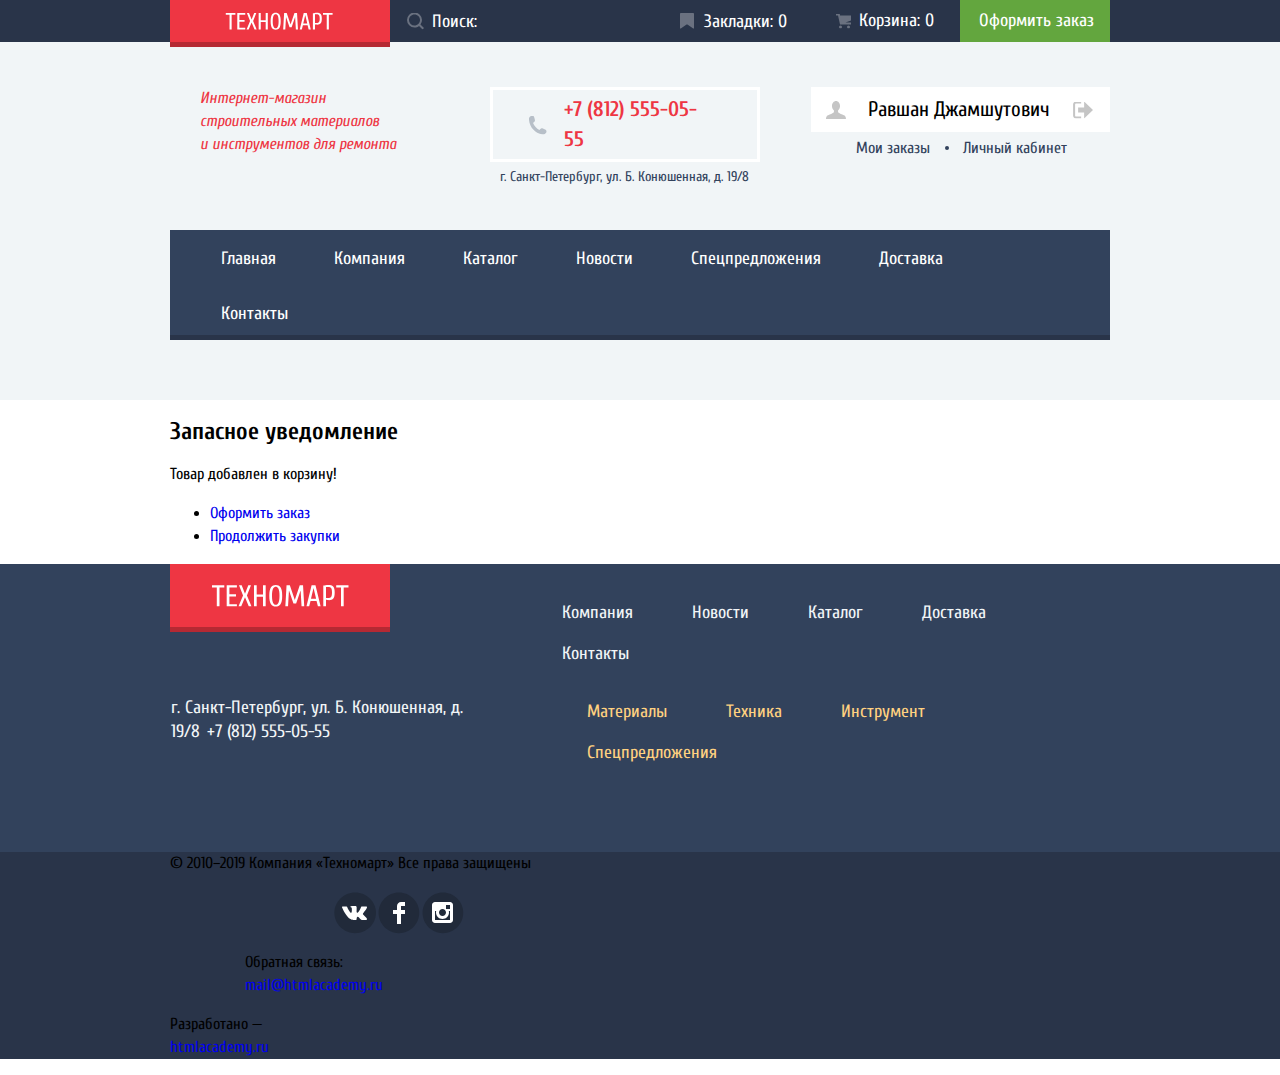
<file: reserve-added-to-cart.html>
<!DOCTYPE html>
<html lang="ru">
  <head>
    <meta charset="utf-8">
    <title>HTML Academy: Техномарт</title>
    <link href="https://fonts.googleapis.com/css2?family=Cuprum:ital,wght@0,400;0,700;1,400&family=PT+Sans:wght@400;700&display=swap" rel="stylesheet">
    <link rel="stylesheet" href="css/normalize-minimized.css">
    <link rel="stylesheet" href="css/style.css">
  </head>
  <body>
    <header class="header">
      <div class="background-header">
        <div class="container user-panel">
          <a href="index.html" class="logo-header">
            <img class="visually-hidden" src="img/logo-header-basic.svg" alt="Техномарт" width="220" height="47">
          </a>
          <form class="search" action="https://echo.htmlacademy.ru" method="get">
            <input placeholder="Поиск:" class="search-input" type="search" name="search" id="search">
            <label aria-label="Поиск" class="search-label" for="search"></label>
            <button aria-label="Показать" type="submit" class="visually-hidden"></button>
          </form>
          <ul class="menu-header">
            <li><a class="bookmarks" href="#">Закладки: 0</a></li>
            <li><a class="cart" href="#">Корзина: 0</a></li>
            <li><a class="place-your-order" href="#">Оформить заказ</a></li>
          </ul>
        </div>
      </div>
      <div class="container header-group">
        <h1 class="title-main">Интернет-магазин строительных материалов <br>и инструментов для ремонта</h1>
        <div class="tel-address">
          <a href="tel:+78125550555">+7 (812) 555-05-55</a>
          <p class="address-header">г. Санкт-Петербург, ул. Б. Конюшенная, д. 19/8</p>
        </div>
        <div class="personal-account">
          <ul class="personal-account-user">
            <li><a class="profile" href="#">Равшан Джамшутович</a></li>
            <li><a href="#" aria-label="Выйти из личного кабинета" class="profile-logout"></a></li>
          </ul>
          <ul class="personal-account-link">
            <li><a class="my-orders" href="#">Мои заказы</a></li>
            <li><a class="profile-page" href="#">Личный кабинет</a></li>
          </ul>
        </div>
      </div>
      <nav class="container nav-main">
        <ul class="list-nav-main">
          <li><a href="index.html">Главная</a></li>
          <li><a href="#">Компания</a></li>
          <li><a href="catalog.html">Каталог</a></li>
          <li><a href="#">Новости</a></li>
          <li><a href="#">Спецпредложения</a></li>
          <li><a href="#">Доставка</a></li>
          <li><a href="#">Контакты</a></li>
        </ul>
      </nav>
    </header>
    <section class="container reserve-added-to-cart">
      <h2>Запасное уведомление</h2>
      <p>Товар добавлен в корзину!</p>
      <ul>
        <li><a href="#">Оформить заказ</a></li>
        <li><a href="catalog.html">Продолжить закупки</a></li>
      </ul>
    </section>
    <footer class="footer">
      <div class="container nav-footer">
        <a href="index.html" class="logo-footer">
          <img class="visually-hidden" src="img/logo-footer-basic.svg" alt="Логотип" width="220" height="68">
        </a>
        <ul class="nav-footer-first">
          <li><a href="#">Компания</a></li>
          <li><a href="#">Новости</a></li>
          <li><a href="catalog.html">Каталог</a></li>
          <li><a href="#">Доставка</a></li>
          <li><a href="#">Контакты</a></li>
        </ul>
        <p class="address-footer">г. Санкт-Петербург, ул. Б. Конюшенная, д. 19/8 <a href="tel:+78125550555">+7 (812) 555-05-55</a></p>
        <ul class="nav-footer-second">
          <li><a href="#">Материалы</a></li>
          <li><a href="#">Техника</a></li>
          <li><a href="#">Инструмент</a></li>
          <li><a href="#">Спецпредложения</a></li>
        </ul>
      </div>
      <div class="background-footer">
        <div class="container developers-and-social-networks">
          <p class="copyright">© 2010–2019 Компания «Техномарт» Все права защищены</p>
          <ul class="social-networks">
            <li><a class="icon-social icon-vk" href="#" aria-label="Ссылка на Вконтакте"></a></li>
            <li><a class="icon-social icon-fb" href="#" aria-label="Ссылка на Фейсбук"></a></li>
            <li><a class="icon-social icon-insta" href="#" aria-label="Ссылка на Инстаграм"></a></li>
          </ul>
          <p class="feedback">Обратная связь: <a href="mailto:mail@htmlacademy.ru" class="mail">mail@htmlacademy.ru</a></p>
          <p class="site-developer">Разработано — <a href="htmlacademy.ru" class="developers-site">htmlacademy.ru</a></p>
        </div>
      </div>
    </footer>
  </body>
</html>
</file>
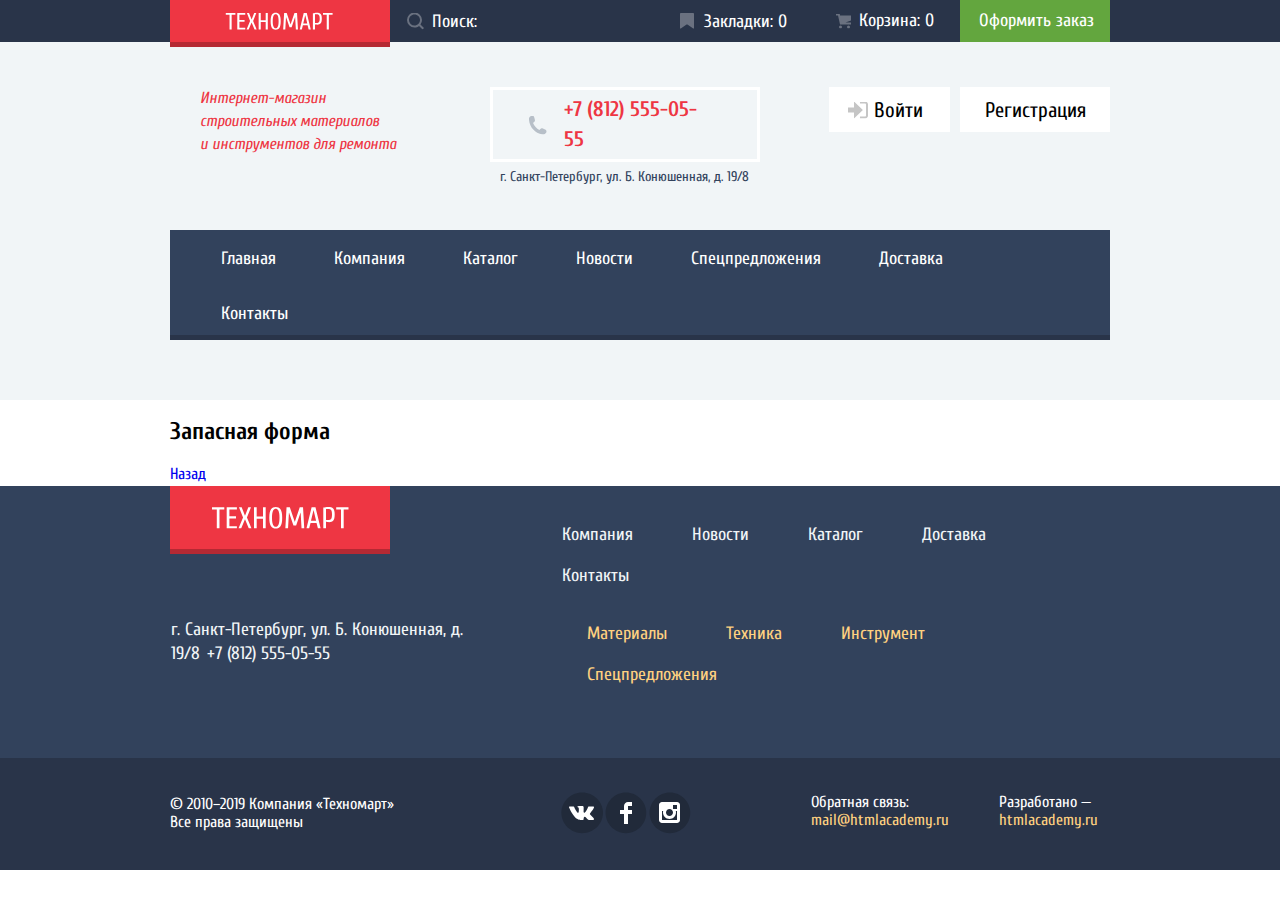
<file: reserve-write-us.html>
<!DOCTYPE html>
<html lang="ru">
  <head>
    <meta charset="utf-8">
    <title>HTML Academy: Техномарт. Запасная форма</title>
    <link href="https://fonts.googleapis.com/css2?family=Cuprum:ital,wght@0,400;0,700;1,400&family=PT+Sans:wght@400;700&display=swap" rel="stylesheet">
    <link rel="stylesheet" href="css/normalize.min.css">
    <link rel="stylesheet" href="css/style.min.css">
  </head>
  <body>
    <header class="header">
      <div class="background-header">
        <div class="container user-panel">
          <a class="logo-header" href="index.html">
            <img class="visually-hidden" src="img/logo-header-basic.svg" alt="Техномарт" width="220" height="47">
          </a>
          <form class="search" action="https://echo.htmlacademy.ru" method="get">
            <input class="search-input" type="search" id="search" name="search" placeholder="Поиск:">
            <label class="search-label" aria-label="Поиск" for="search"></label>
            <button class="visually-hidden" aria-label="Показать" type="submit"></button>
          </form>
          <ul class="menu-header">
            <li>
              <a class="bookmarks" href="#">Закладки: 0</a>
            </li>
            <li>
              <a class="cart" href="#">Корзина: 0</a>
            </li>
            <li>
              <a class="place-your-order" href="#">Оформить заказ</a>
            </li>
          </ul>
        </div>
      </div>
      <div class="container header-group">
        <h1 class="title-main">Интернет-магазин строительных материалов <br>и инструментов для ремонта</h1>
        <div class="tel-address">
          <a href="tel:+78125550555">+7 (812) 555-05-55</a>
          <p class="address-header">г. Санкт-Петербург, ул. Б. Конюшенная, д. 19/8</p>
        </div>
        <ul class="authorization">
          <li>
            <a class="sign-in" href="#">Войти</a>
          </li>
          <li>
            <a class="sign-up" href="#">Регистрация</a>
          </li>
        </ul>
      </div>
      <nav class="container nav-main">
        <ul class="list-nav-main">
          <li>
            <a href="index.html">Главная</a>
          </li>
          <li>
            <a href="#">Компания</a>
          </li>
          <li>
            <a href="catalog.html">Каталог</a>
          </li>
          <li>
            <a href="#">Новости</a>
          </li>
          <li>
            <a href="#">Спецпредложения</a>
          </li>
          <li>
            <a href="#">Доставка</a>
          </li>
          <li>
            <a href="#">Контакты</a>
          </li>
        </ul>
      </nav>
    </header>
    <section class="container reserve-write-us">
      <h2>Запасная форма</h2>
      <a href="index.html">Назад</a>
    </section>
    <footer class="footer">
      <div class="container nav-footer">
        <a class="logo-footer" href="index.html">
          <img class="visually-hidden" src="img/logo-footer-basic.svg" alt="Логотип" width="220" height="68">
        </a>
        <ul class="nav-footer-first">
          <li>
            <a href="#">Компания</a>
          </li>
          <li>
            <a href="#">Новости</a>
          </li>
          <li>
            <a href="catalog.html">Каталог</a>
          </li>
          <li>
            <a href="#">Доставка</a>
          </li>
          <li>
            <a href="#">Контакты</a>
          </li>
        </ul>
        <p class="address-footer">г. Санкт-Петербург, ул. Б. Конюшенная, д. 19/8 <a href="tel:+78125550555">+7 (812) 555-05-55</a></p>
        <ul class="nav-footer-second">
          <li>
            <a href="#">Материалы</a>
          </li>
          <li>
            <a href="#">Техника</a>
          </li>
          <li>
            <a href="#">Инструмент</a>
          </li>
          <li>
            <a href="#">Спецпредложения</a>
          </li>
        </ul>
      </div>
      <div class="background-footer">
        <div class="container developers-social-networks">
          <p class="copyright">© 2010–2019 Компания «Техномарт» Все права защищены</p>
          <ul class="social-networks">
            <li>
              <a class="icon-social icon-vk" aria-label="Ссылка на Вконтакте" href="#"></a>
            </li>
            <li>
              <a class="icon-social icon-fb" aria-label="Ссылка на Фейсбук" href="#"></a>
            </li>
            <li>
              <a class="icon-social icon-insta" aria-label="Ссылка на Инстаграм" href="#"></a>
            </li>
          </ul>
          <p class="feedback">Обратная связь: <a class="mail" href="mailto:mail@htmlacademy.ru">mail@htmlacademy.ru</a></p>
          <p class="site-developer">Разработано — <a class="developers-site" href="https://htmlacademy.ru/intensive/htmlcss">htmlacademy.ru</a></p>
        </div>
      </div>
    </footer>
  </body>
</html>
</file>
<file: css/style.css>
:root {
  --attention-grabbing: #ee3643;
  --attention-grabbing-active: #ba2732;
  --attention-link-hover: #ca2c37;
  --topics-link-hover: rgba(197, 197, 197, 0.3);
  --topics-link-active: rgba(169, 169, 169, 0.3);
  --place-your-order: #63a63e;
  --personal-account-copyright: #293449;
  --navigation: #32425c;
  --special-background: #f1f5f7;
  --title-background: #f9f5f0;
  --bacis-font: #000000;
  --basic-background: #ffffff;
  --basic-background-transparent: rgba(255, 255, 255, 0.5);
  --special-link: #ffd180;
  --old-price: #a9a9a9;
  --link-active: #161d29;
  --border-services-contols: #3c4d68;
  --specail-link-active: #1d2739;
  --credit-link: #ff5357;
  --topic-materials: #ffbf47;
  --topic-instrument: #3bbce3;
  --topic-technic: #dc91d8;
  --topic-discount: #8ed78f;
  --topic-delivery: #ffc047;
  --background-transparent: rgba(255, 255, 255, 0.3);
  --special-transparent: rgba(0, 0, 0, 0.3);
  --price-item: #f7f3ec;
  --price-item-scale: #d7dcde;
  --price-item-bar: #00ca74;
  --price-item-toggle: #ababab;
  --toggle-shadow: #cfcfcf;
  --price-item-line: #444444;
  --controls-border: #e5e5e5;
  --controls-border-hover: #c5c5c5;
  --add-cart-border: #367215;
  --add-cart-active: #518534;
  --product-shadow: rgba(0, 0, 0, 0.15);
  --modal-shadow: rgba(0, 0, 0, 0.7);
  --logo-shadow: rgba(0, 0, 0, 0.24);
  --place-order-hover: #5fbb2d;
  --transparent: transparent;
  --modal-write-us: #f4f4f4;
  --topics-slide-background: #806d5b;
}

body {
  min-width: 960px;
  margin: 0;
  padding: 0;

  font-style: normal;
  font-weight: normal;
  font-size: 16px;
  line-height: 23px;
  font-family: "Cuprum", "Arial", "sans-serif";
  color: var(--bacis-font);

  background-color: var(--basic-background);
}

img {
  max-width: 100%;
  height: auto;
}

a {
  text-decoration: none;
}

.search-input::-webkit-input-placeholder {
  color: var(--basic-background);
}

.search-input:-moz-placeholder {
  color: var(--basic-background);
}

.search-input::-moz-placeholder {
  color: var(--basic-background);

  opacity: 1;
}

.search-input:-ms-input-placeholder {
  color: var(--basic-background);
}

.search-input:focus::-webkit-input-placeholder {
  color: var(--basic-font);
}

.search-input:focus:-moz-placeholder {
  color: var(--basic-font);
}

.search-input:focus::-moz-placeholder {
  color: var(--basic-font);

  opacity: 1;
}

.search-input:focus:-ms-input-placeholder {
  color: var(--basic-font);
}

.write-us-form input::-webkit-input-placeholder {
  color: var(--old-price);
}

.write-us-form input:-moz-placeholder {
  color: var(--old-price);
}

.write-us-form input::-moz-placeholder {
  color: var(--old-price);

  opacity: 1;
}

.write-us-form input:-ms-input-placeholder {
  color: var(--old-price);
}

.write-us-form textarea::-webkit-input-placeholder {
  color: var(--old-price);
}

.write-us-form textarea:-moz-placeholder {
  color: var(--old-price);
}

.write-us-form textarea::-moz-placeholder {
  color: var(--old-price);

  opacity: 1;
}

.write-us-form textarea:-ms-input-placeholder {
  color: var(--old-price);
}

.container {
  box-sizing: content-box;
  width: 940px;
  margin: 0 auto;
  padding: 0 10px;
}

.visually-hidden {
  position: absolute;
  clip: rect(0 0 0 0);

  width: 1px;
  height: 1px;
  margin: -1px;
  padding: 0;

  border: none;
  overflow: hidden;
}

.header ul,
.nav-catalog,
.filters ul,
.products ul,
.footer ul,
.topics ul,
.popular-products ul,
.popular-manufacturers ul,
.services ul,
.technomart-company ul {
  list-style: none;
}

.footer a:focus {
  background-color: inherit;
}

.technomart-company {
  width: 478px;

  margin: 0;
  margin-right: auto;
}

.header {
  padding-bottom: 60px;

  background-color: var(--special-background);
}

.background-header {
  background-color: var(--personal-account-copyright);
}

.user-panel {
  display: flex;
  flex-wrap: wrap;
  min-height: 42px;

  font-size: 18px;
  line-height: 24px;
  color: var(--basic-background);
}

.user-panel a,
.nav-main a {
  color: var(--basic-background);
}

.place-your-order {
  display: block;
  box-sizing: border-box;
  width: 150px;
  margin: 0;
  padding-top: 9px;
  padding-bottom: 9px;
  padding-left: 19px;

  background-color: var(--place-your-order);
}

.title-main {
  width: 197px;
  margin: 0;

  font-style: italic;
  font-weight: normal;
  font-size: 16px;
  line-height: 23px;
  color: var(--attention-grabbing);
}

.address-header {
  width: 251px;
  margin: 0;
  margin-top: 3px;

  font-size: 14px;
  line-height: 24px;
  color: var(--navigation);
}

.authorization {
  display: flex;
  flex-wrap: wrap;
  margin: 0;
  margin-left: 40px;
  padding: 0;

  font-size: 21px;
  line-height: 21px;
}

.nav-main {
  min-height: 60px;
  padding: 0;

  font-size: 18px;
  line-height: 24px;

  background-color: var(--navigation);
  box-shadow: inset 0 -5px 0 var(--personal-account-copyright);
}

.list-nav-main {
  display: flex;
  flex-direction: row;
  flex-wrap: wrap;
  margin: 0;
  padding-left: 22px;
  padding-right: 17px;
}

.list-nav-main a {
  display: block;
  padding-top: 17px;
  padding-right: 29px;
  padding-bottom: 14px;
  padding-left: 29px;
}

.logo-header {
  position: relative;

  display: block;
  width: 220px;
  height: 42px;
  margin: 0;
  padding: 0;

  background-color: var(--attention-grabbing);
}

.logo-header::before {
  position: absolute;
  top: 12px;
  left: 55px;

  width: 108px;
  height: 18px;

  content: "";
  background-image: url(../img/logo-header.svg);
  background-position: 0 0;
  background-repeat: no-repeat;
}

.logo-header::after {
  position: absolute;
  bottom: -5px;
  left: 0;

  width: 100%;
  height: 5px;

  content: "";
  background-color: var(--attention-grabbing);
  box-shadow: inset 0 -5px 0 var(--logo-shadow);
}

.logo-footer {
  position: relative;

  display: block;
  width: 220px;
  height: 68px;
  margin: 0;
  padding: 0;

  background-color: var(--attention-grabbing);
  box-shadow: inset 0 -5px 0 var(--logo-shadow);
}

.logo-footer::before {
  position: absolute;
  top: 20px;
  left: 41px;

  width: 142px;
  height: 23px;

  content: "";
  background-image: url(../img/logo-footer.svg);
  background-position: 0 0;
  background-repeat: no-repeat;
}

.logo-header:hover,
.logo-header:focus,
.logo-header:hover::after,
.logo-header:focus::after,
.logo-footer:hover,
.footer .logo-footer:focus {
  background-color: var(--attention-link-hover);
}

.logo-header:active,
.logo-header:active::after,
.logo-footer:active {
  background-color: var(--attention-grabbing-active);
}

.technomart-company p,
.contacts p {
  font-style: normal;
  font-weight: normal;
  font-size: 13px;
  line-height: 24px;
  font-family: "PT Sans", "Arial", "sans-serif";
}

.contacts p {
  margin: 0;
  margin-bottom: 32px;
}

.technomart-company h2,
.contacts h2 {
  margin: 0;

  font-weight: normal;
  font-size: 30px;
  line-height: 30px;
  text-transform: uppercase;
}

.real-shopping {
  margin: 0;
  margin-top: 24px;
}

.about-delivery {
  width: 410px;
  margin: 0;
  margin-top: 27px;
}

.company-list {
  margin: 0;
  margin-top: 2px;
  margin-bottom: 20px;
  padding: 0;
}

.company-list li {
  position: relative;

  margin-bottom: 12px;
  padding-left: 37px;

  font-size: 18px;
  line-height: 24px;
}

.company-list li:last-child {
  margin-bottom: 0;
}

.navigation-map {
  display: block;
  height: 158px;
}

.company-list li::after {
  position: absolute;
  top: 45%;
  left: 0;

  width: 25px;
  height: 2px;

  content: "";
  background-color: var(--attention-grabbing);

  cursor: pointer;
}

.company-list a {
  color: var(--bacis-font);
}

.company-list a:focus,
.company-list a:hover {
  color: var(--attention-grabbing);

  background-color: inherit;
}

.company-list a:active {
  color: var(--attention-grabbing-active);

  background-color: inherit;
}

.control-left,
.control-right {
  cursor: pointer;
}

.list-products {
  display: grid;
  grid-template-columns: 220px 220px 220px;
  grid-template-rows: auto auto auto;
  grid-gap: 18px 20px;
  margin: 0;
  margin-top: 28px;
  padding: 0;

  font-style: normal;
  font-weight: bold;
  font-family: "PT Sans", "Arial", "sans-serif";
}

.attention {
  display: block;
  padding-top: 11px;
  padding-bottom: 9px;

  font-size: 14px;
  line-height: 18px;
  text-align: center;
  text-transform: uppercase;
  color: var(--basic-background);

  background-color: var(--attention-grabbing);
}

.more-about-company {
  width: 220px;
}

.write-us-link {
  width: 300px;
  margin-top: 25px;
}

.attention:active {
  background-color: var(--attention-grabbing-active);
}

.special-link a {
  color: var(--basic-background);
}

.footer {
  background-color: var(--navigation);
}

.nav-footer  {
  display: flex;
  flex-wrap: wrap;
  justify-content: space-between;
  padding-bottom: 54px;

  font-size: 18px;
  line-height: 24px;
}

.nav-footer-first a {
  color: var(--special-background);
}

.nav-footer-first li,
.nav-footer-second li {
  margin-right: 59px;
  margin-bottom: 17px;
}

.nav-footer-first li:last-child,
.nav-footer-second li:last-child {
  margin-right: 0;
}

.nav-footer p {
  margin-right: 0;
}

.nav-footer-first,
.nav-footer-second {
  display: flex;
  flex-direction: row;
  flex-wrap: wrap;
  width: 548px;
  margin: 0;
}

.nav-footer-first {
  padding: 0;
  padding-top: 37px;
}

.nav-footer-second {
  width: 523px;
  padding: 0;
  padding-top: 17px;
}

.nav-footer-second a,
.developers-social-networks a {
  color: var(--special-link);
}

.address-footer,
.address-footer a {
  color: var(--special-background);
}

.address-footer a {
  padding-left: 2px;
}

.address-footer a:hover,
.address-footer a:focus {
  text-decoration: underline;
}

.address-footer a:active {
  text-decoration: none;

  opacity: 0.5;
}

.address-footer {
  width: 323px;
  margin: 0;
  margin-top: 13px;
  margin-left: 1px;
}

.feedback {
  width: 136px;
  margin-right: 52px;
  margin-left: 75px;
}

.background-footer {
  background-color: var(--personal-account-copyright);
}

.developers-social-networks {
  display: flex;
  flex-wrap: wrap;
  align-items: center;
  padding-top: 29px;
  padding-bottom: 35px;

  font-size: 16px;
  line-height: 18px;
  color: var(--basic-background);
}

.developers-social-networks p {
  margin-top: 0;
  margin-bottom: 0;
}

.product p {
  font-weight: bold;
  font-size: 17px;
  line-height: 18px;
  font-family: "PT Sans", "Arial", "sans-serif";
  text-transform: uppercase;
}

.old-price {
  margin: 0;
  margin-top: 7px;

  text-decoration: line-through;
  color: var(--old-price);
}

.list-products h3 {
  font-size: 18px;
  line-height: 20px;
  text-align: center;
}

.sort-item {
  display: flex;
  flex-wrap: wrap;
  margin: 0;
  margin-left: 0;
  padding: 10px 0;
  padding-right: 16px;
  padding-left: 20px;

  font-style: normal;
  font-weight: normal;
  font-size: 13px;
  line-height: 18px;
  font-family: "PT Sans", "Arial", "sans-serif";
  text-transform: uppercase;

  background-color: var(--price-item);
  border-radius: 3px;
}

.title-sort {
  margin: 0;
  margin-right: auto;

  font-weight: normal;
}

.list-keys-sort {
  display: flex;
  flex-wrap: wrap;
  justify-content: space-between;
  width: 354px;
  margin: 0;
  margin-right: 45px;
  padding: 0;
}

.list-keys-sort a {
  display: block;
  padding: 0;

  font-style: normal;
  font-weight: normal;
  font-size: 13px;
  line-height: 18px;
  font-family: "PT Sans", "Arial", "sans-serif";
  text-transform: uppercase;
  color: var(--special-transparent);

  background-color: var(--price-item);
  border-bottom: 1px dotted var(--attention-grabbing);
}

.sort-control {
  display: block;
  width: 11px;
  height: 10px;
  padding: 0;

  background-color: var(--price-item);
  background-image: url(../img/arrow-control.svg);
  background-position: 0 0;
  background-repeat: no-repeat;
}

.sort-control:hover,
.sort-control:focus {
  background-color: inherit;
  background-image: url(../img/arrow-control-hover.svg);
  background-position: 0 0;
  background-repeat: no-repeat;
}

.sort-item .sort-control-current,
.sort-item .sort-control-current:hover,
.sort-item .sort-control-current:focus {
  background-image: url(../img/arrow-control-active.svg);
  background-position: 0 0;
  background-repeat: no-repeat;
}

.sort-item .control-up {
  transform: rotate(-180deg);

  margin-right: 21px;
}

.list-keys-sort a:hover,
.list-keys-sort a:focus {
  color: var(--basic-font);

  background-color: inherit;
  border-bottom: 1px solid var(--attention-grabbing);
}

.list-keys-sort .sort-current,
.list-keys-sort .sort-current:hover {
  color: var(--attention-grabbing);

  border: none;
}

.title-topic {
  box-sizing: border-box;
  padding-top: 29px;
  padding-bottom: 30px;
  padding-left: 29px;

  font-weight: normal;
  font-size: 30px;
  line-height: 30px;
  text-transform: uppercase;
  color: var(--navigation);

  background-color: var(--special-background);
}

.filters {
  width: 220px;

  font-style: normal;
  font-weight: normal;
  font-family: "PT Sans", "Arial", "sans-serif";
  text-transform: uppercase;
}

.filters label {
  font-size: 15px;
  line-height: 19px;
}

.filters legend {
  font-weight: bold;
  font-size: 17px;
  line-height: 30px;
}

.apply-sorting {
  width: 100%;
  margin-top: 37px;
  padding-top: 9px;
  padding-bottom: 9px;

  font-style: normal;
  font-weight: normal;
  font-size: 13px;
  line-height: 18px;
  font-family: "PT Sans", "Arial", "sans-serif";
  text-align: center;
  text-transform: uppercase;
  color: var(--basic-font);

  background-color: var(--basic-background);
  border: 1px solid var(--special-background);

  cursor: pointer;
}

.apply-sorting:hover,
.apply-sorting:focus {
  border-color: var(--attention-grabbing);
}

.apply-sorting:active {
  border-color: var(--topics-link-hover);
}

.menu-header a:active,
.user-panel label:active {
  color: var(--basic-background-transparent);

  background-color: var(--link-active);
}

.place-your-order:hover,
.place-your-order:focus {
  background-color: var(--place-order-hover);
}

.menu-header .place-your-order:active {
  background-color: var(--place-your-order);
}

.nav-main a:hover,
a:focus {
  background-color: var(--personal-account-copyright);
}

.nav-main a:active {
  color: var(--basic-background-transparent);

  background-color: var(--specail-link-active);
}

.nav-footer-first a:hover,
.nav-footer-second a:hover,
.mail:hover,
.developers-site:hover,
.nav-footer-first a:focus,
.nav-footer-second a:focus,
.mail:focus,
.developers-site:focus {
  text-decoration: underline;
}

.mail:active,
.developers-site:active {
  text-decoration: none;
  color: var(--attention-grabbing);
}

.nav-footer-first a:active,
.nav-footer-second a:active {
  text-decoration: none;

  opacity: 0.5;
}

.search {
  position: relative;

  flex-grow: 1;
  height: 42px;
}

.search-input {
  display: block;
  box-sizing: border-box;
  width: 100%;
  height: 100%;
  padding-left: 42px;

  color: var(--bacis-background);

  background-color: var(--personal-account-copyright);
  border: none;
}

.search button {
  cursor: pointer;
}

.search-input:focus {
  color: var(--bacis-font);

  background-color: var(--basic-background);

  cursor: pointer;
 }

.search-label::after {
  position: absolute;
  top: 50%;
  transform: translateY(-50%);
  left: 17px;

  width: 17px;
  height: 17px;

  content: "";
  background-image: url(../img/icon-search.svg);
  background-position: 0 0;
  background-repeat: no-repeat;
  opacity: 0.3;

  cursor: pointer;
}

.search-input:hover + .search-label::after,
.search-label:hover::after {
  opacity: 1;
}

.search-input:focus + .search-label::after {
  background-image: url(../img/icon-search-focus.svg);
  background-position: 0 0;
  background-repeat: no-repeat;
  opacity: 1;
}

.search-input:active + .search-label::after,
.search-label:active::after {
  background-image: url(../img/icon-search.svg);
  background-position: 0 0;
  background-repeat: no-repeat;
  opacity: 0.3;
}

.search-input:active {
  color: var(--basic-background);

  background-color: inherit;
  opacity: 0.3;
}

.header-group {
  display: flex;
  flex-wrap: wrap;
  align-items: flex-start;
  box-sizing: border-box;
  padding-top: 45px;
  padding-right: 0;
  padding-bottom: 41px;
  padding-left: 30px;
}

.tel-address {
  display: flex;
  flex-direction: column;
  align-items: center;
  margin-right: 29px;
  margin-left: 93px;
}

.tel-address a {
  position: relative;

  display: block;
  box-sizing: border-box;
  width: 270px;
  padding-top: 4px;
  padding-right: 42px;
  padding-bottom: 5px;
  padding-left: 71px;

  font-weight: bold;
  font-size: 21px;
  line-height: 30px;
  color: var(--attention-grabbing);

  border: 3px solid var(--basic-background);
}

.tel-address a:focus,
.tel-address a:hover {
  background-color: inherit;
  border-color: var(--attention-grabbing);
}

.tel-address a::after {
  position: absolute;
  top: 50%;
  transform: translateY(-50%);
  left: 35px;

  width: 19px;
  height: 19px;

  content: "";
  background-image: url(../img/icon-phone.svg);
  background-position: 0 0;
  background-repeat: no-repeat;

  cursor: pointer;
}

.filters-products {
  display: flex;
  flex-direction: row;
  padding-top: 20px;
  padding-bottom: 47px;
}

.technomart-company-contacts {
  display: flex;
  flex-direction: row;
  padding-top: 70px;
  padding-bottom: 69px;
}

.contacts {
  width: 300px;
  margin: 0;
}

.contacts h2 {
  margin: 0;
  margin-bottom: 25px;
}

.menu-header {
  display: contents;
  margin: 0;
  padding: 0;
}

.menu-header a {
  min-height: 42px;
}

.bookmarks::after {
  position: absolute;
  top: 50%;
  transform: translateY(-50%);
  left: 19px;

  width: 14px;
  height: 16px;

  content: "";
  background-image: url(../img/icon-bookmark.svg);
  background-repeat: no-repeat;
  background-position: 0 0;
  opacity: 0.3;

  cursor: pointer;
}

.bookmarks:hover::after,
.bookmarks:focus::after,
.cart:hover::after,
.cart:focus::after {
  opacity: 1;
}

.bookmarks:active::after,
.cart:active::after {
  opacity: 0.3;
}

.bookmarks {
  position: relative;

  display: block;
  box-sizing: border-box;
  width: 163px;
  padding-top: 10px;
  padding-right: 0;
  padding-bottom: 8px;
  padding-left: 43px;
}

.cart::after {
  position: absolute;
  top: 50%;
  transform: translateY(-50%);
  left: 12px;

  width: 15px;
  height: 15px;

  content: "";
  background-image: url(../img/icon-cart.svg);
  background-repeat: no-repeat;
  background-position: 0 0;
  opacity: 0.3;

  cursor: pointer;
}

.cart {
  position: relative;

  display: block;
  box-sizing: border-box;
  width: 136px;
  margin: 0;
  padding-top: 9px;
  padding-right: 0;
  padding-bottom: 8px;
  padding-left: 35px;
}

.authorization li {
  margin: 0;
  padding: 0;
}

.authorization .sign-in {
  box-sizing: border-box;
  width: 121px;
  min-height: 45px;
  margin: 0;
  padding-top: 13px;
  padding-right: 7px;
  padding-bottom: 11px;
}

.authorization .sign-up {
  box-sizing: border-box;
  width: 150px;
  min-height: 45px;
  margin: 0;
  margin-left: 10px;
  padding-top: 13px;
  padding-right: 7px;
  padding-bottom: 11px;
  padding-left: 7px;
}

.authorization .sign-in,
.authorization .sign-up,
.personal-account-user .profile {
  display: block;

  font-size: 21px;
  line-height: 21px;
  font-family: "Cuprum", "Arial", "sans-serif";
  color: var(--bacis-font);

  background-color: var(--basic-background);
}

.authorization .sign-in {
  position: relative;

  padding-left: 45px;
}

.authorization .sign-in::after {
  position: absolute;
  top: 50%;
  transform: translateY(-50%);
  left: 19px;

  width: 20px;
  height: 17px;

  content: "";
  background-image: url(../img/icon-login.svg);
  background-position: 0 0;
  background-repeat: no-repeat;

  cursor: pointer;
}

.authorization .sign-up {
  text-align: center;
}

.authorization .sign-in:hover,
.authorization .sign-in:focus,
.authorization .sign-up:hover,
.authorization .sign-up:focus {
  color: var(--attention-grabbing);
}

.authorization .sign-in:active,
.authorization .sign-up:active,
.personal-account-user .profile:active {
  color: var(--old-price);
}

.authorization .sign-in:hover::after {
  background-image: url(../img/icon-login-active.svg);
}

.authorization .sign-in:active::after {
  background-image: url(../img/icon-login.svg);
}

.developers-social-networks .copyright {
  width: 227px;
  margin-top: 4px;
}

.product {
  position: relative;

  display: flex;
  flex-direction: column;
  flex-wrap: wrap;
  box-sizing: border-box;
  width: 220px;
  min-height: 318px;

  border: 1px solid var(--special-background);

  cursor: pointer;
}

.new::after {
  position: absolute;
  top: 0;
  right: 0;

  width: 70px;
  height: 70px;

  content: "";
  background-image: url(../img/product-new.svg);
  background-position: 0 0;
  background-repeat: no-repeat;

  cursor: pointer;
}

.menu-header .cart-active,
.menu-header .bookmarks-active {
  background-color: var(--attention-grabbing);
}

.menu-header .cart-active:hover,
.menu-header .cart-active:focus,
.menu-header .bookmarks-active:hover,
.menu-header .bookmarks-active:focus {
  background-color: var(--attention-link-hover);
}

.menu-header .cart-active:active,
.menu-header .bookmarks-active:active {
  background-color: var(--attention-grabbing-active);
}

.product:hover,
.product:focus {
  box-shadow: 0 4px 20px var(--product-shadow);
}

.product h3,
.product h4,
.product p {
  text-align: center;
}

.product h3,
.product h4 {
  width: 157px;
  margin: 0 auto;

  font-style: normal;
  font-weight: bold;
  font-size: 18px;
  line-height: 20px;
  font-family: "PT Sans", "Arial", "sans-serif";
}

.product .price {
  box-sizing: border-box;
  width: 141px;
  min-height: 38px;
  margin-top: auto;
  margin-bottom: 20px;
  margin-left: 45px;
  padding-top: 9px;
  padding-left: 33px;

  text-align: left;
  color: var(--basic-background);

  background-image: url(../img/shape.svg);
  background-position: 0 0;
  background-repeat: no-repeat;
}

.background-about-perforators {
  background-color: var(--special-background);
}

.about-perforators p {
  margin: 0;
}

.about-perforators {
  box-sizing: border-box;
  padding-top: 64px;
  padding-bottom: 68px;
  padding-left: 0;

  font-style: normal;
  font-weight: normal;
  font-size: 13px;
  line-height: 24px;
  font-family: "PT Sans", "Arial", "sans-serif";
}

.about-perforators h3 {
  margin: 0;
  margin-bottom: 26px;

  font-weight: normal;
  font-size: 30px;
  line-height: 30px;
  font-family: "Cuprum", "Arial", "sans-serif";
  text-transform: uppercase;
}

.background-services {
  background-color: var(--special-background);
}

.title-popular {
  display: flex;
  flex-wrap: wrap;
  justify-content: space-between;
  align-items: center;
  box-sizing: border-box;
  padding-right: 14px;
  padding-left: 28px;

  background-color: var(--title-background);
}

.title-popular a,
.topics-slide a {
  display: block;
  width: 192px;
  margin: 0;
  padding: 0;
  padding-top: 11px;
  padding-bottom: 9px;

  font-size: 14px;
  line-height: 18px;
  text-align: center;
  text-transform: uppercase;
  color: var(--basic-background);

  background-color: var(--attention-grabbing);
}

.contacts .navigation-map:focus,
.contacts .navigation-map:hover {
  outline: 3px solid var(--personal-account-copyright);
}

.contacts .navigation-map:active {
  opacity: 0.7;
}

.topics-slide a:hover,
.topics-slide a:focus {
  background-color: var(--attention-link-hover);
}

.title-popular a:hover,
.title-popular a:focus,
.topics-slide a:active,
.more-about-company:hover,
.more-about-company:focus,
.write-us-link:hover,
.write-us-link:focus {
  background-color: var(--attention-grabbing-active);
  box-shadow: none;
}

.title-popular h2 {
  width: 600px;
  margin: 0;
  margin-top: 29px;
  margin-bottom: 30px;

  font-weight: normal;
  font-size: 30px;
  line-height: 30px;
  text-transform: uppercase;
  color: var(--navigation);
}

.manufacturers-list li {
  display: flex;
  justify-content: space-around;
  align-items: center;
  width: 220px;
  height: 145px;
  margin: 0;
}

.manufacturers-list a {
  display: block;
  width: 100%;
  height: 100%;
}

.all-manufacturers {
  padding-right: 19px;
}

.manufacturers-list a:hover,
.manufacturers-list a:focus {
  box-shadow: 0 4px 20px var(--product-shadow);
}

.manufacturers-list a:active {
  opacity: 0.5;
}

.manufacturers-list {
  display: grid;
  grid-template-columns: 220px 220px 220px 220px;
  grid-template-rows: 145px 145px;
  grid-gap: 20px;
  margin: 0;
  margin-top: 20px;
  padding: 0;
}

.list-popular-products {
  display: grid;
  grid-template-columns: 220px 220px 220px 220px;
  grid-template-rows: auto;
  grid-gap: 20px;
  margin-top: 20px;
  margin-bottom: 70px;
  padding: 0;
}

.services h2 {
  margin: 0;
  margin-bottom: 25px;

  font-weight: normal;
  font-size: 30px;
  line-height: 30px;
  font-family: "Cuprum", "Arial", "sans-serif";
  text-transform: uppercase;
}

.services {
  padding-top: 64px;
  padding-bottom: 2px;

  font-style: normal;
  font-weight: normal;
  font-size: 13px;
  line-height: 24px;
  font-family: "PT Sans", "Arial", "sans-serif";
  color: var(--basic-font);
}

.description-services {
  width: 397px;
}

.services-slide-title {
  margin: 0;
  padding: 0;

  font-weight: normal;
  font-size: 30px;
  line-height: 30px;
  font-family: "Cuprum", "Arial", "sans-serif";
  text-transform: uppercase;
  color: var(--navigation);
}

.services-list-sliders {
  margin: 0;
  margin-left: 80px;
  padding: 0;
}

.services-slider-controls {
  position: relative;

  width: 240px;
  margin: 0;
  margin-top: 1px;
  padding: 0;
}

.services-slider-controls::after {
  position: absolute;
  top: 40%;
  transform: translateY(-60%);
  right: 0;

  width: 10px;
  height: 279px;

  content: "";
  background-image: url(../img/services-shadow.svg);
  background-position: 0 0;
  background-repeat: no-repeat;

  cursor: pointer;
}

.services-control {
  display: block;
  box-sizing: border-box;
  width: 240px;
  min-height: 62px;
  margin: 0;
  padding: 0;
  padding-top: 15px;
  padding-left: 22px;

  font-style: normal;
  font-weight: bold;
  font-size: 21px;
  line-height: 30px;
  font-family: "Cuprum", "Arial", "sans-serif";
  text-align: left;
  color: var(--basic-background);

  background-color: var(--navigation);
  border-top: 1px solid var(--border-services-contols);
  border-bottom: 1px solid var(--personal-account-copyright);

  cursor: pointer;
}

.services-slide {
  position: relative;

  width: 619px;
  min-height: 283px;
  margin: 0;
  padding: 0;
}

.slide {
  display: none;
}

.slide-current {
  display: block;
}

.services-slider {
  display: flex;
  justify-content: space-between;
  margin-top: 70px;
}

.services-slide p {
  margin: 0;
}

.delivery p {
  width: 277px;
  margin-top: 29px;
}

.guarantee p {
  width: 312px;
  margin-top: 25px;
}

.credit p {
  width: 290px;
  margin-top: 28px;
}

.delivery::before {
  position: absolute;
  top: 20px;
  right: 1px;

  width: 468px;
  height: 261px;

  content: "";
  background-image: url(../img/delivery.png);
  background-position: 0 0;
  background-repeat: no-repeat;

  cursor: pointer;
}

.guarantee::before {
  position: absolute;
  top: -3px;
  right: -8px;

  width: 389px;
  height: 283px;

  content: "";
  background-image: url(../img/guarantee.png);
  background-position: 0 0;
  background-repeat: no-repeat;

  cursor: pointer;
}

.credit::before {
  position: absolute;
  top: -2px;
  right: -10px;

  width: 465px;
  height: 285px;

  content: "";
  background-image: url(../img/credit.png);
  background-position: 0 0;
  background-repeat: no-repeat;

  cursor: pointer;
}

.credit a {
  display: block;
  box-sizing: border-box;
  width: 195px;
  min-height: 38px;
  margin-top: 26px;
  padding-top: 10px;
  padding-bottom: 10px;

  font-style: normal;
  font-weight: normal;
  font-size: 14px;
  line-height: 18px;
  font-family: "Cuprum", "Arial", "sans-serif";
  text-align: center;
  text-transform: uppercase;
  color: var(--basic-background);

  background-color: var(--credit-link);
  border-radius: 3px;
}

.credit a:hover,
.credit a:focus {
  background-color: var(--attention-link-hover);
}

.credit a:active {
  background-color: var(--attention-grabbing-active);
}

.services-control-current {
  color: var(--navigation);

  background-color: var(--basic-background);
  border: none;
}

.popular-manufacturers {
  padding-bottom: 70px;
}

.icon-social {
  display: flex;
}

.icon-social::after {
  width: 44px;
  height: 44px;

  content: "";

  cursor: pointer;
}

.icon-vk::after {
  background-image: url(../img/icon-vk.svg);
  background-position: 0 0;
  background-repeat: no-repeat;
}

.icon-fb::after {
  background-image: url(../img/icon-fb.svg);
  background-position: 0 0;
  background-repeat: no-repeat;
}

.icon-insta::after {
  background-image: url(../img/icon-insta.svg);
  background-position: 0 0;
  background-repeat: no-repeat;
}

.icon-vk:hover::after,
.icon-vk:focus::after {
  background-image: url(../img/icon-vk-hover.svg);
  background-position: 0 0;
  background-repeat: no-repeat;
}

.icon-fb:hover::after,
.icon-fb:focus::after {
  background-image: url(../img/icon-fb-hover.svg);
  background-position: 0 0;
  background-repeat: no-repeat;
}

.icon-insta:hover::after,
.icon-insta:focus::after {
  background-image: url(../img/icon-insta-hover.svg);
  background-position: 0 0;
  background-repeat: no-repeat;
}

.social-networks {
  display: flex;
  flex-wrap: wrap;
  justify-content: center;
  width: 220px;
  height: auto;
  margin: 0;
  margin-top: 4px;
  margin-left: 119px;
  padding: 0;
}

.topics {
  display: grid;
  grid-template-columns: 300px 300px 300px;
  grid-template-rows: auto auto auto;
  grid-gap: 20px;
  padding-top: 59px;
  padding-bottom: 59px;
}

.topics-list {
  display: contents;
}

.topics-list a:focus {
  box-shadow: none;
}

.topic-item {
  position: relative;

  box-sizing: border-box;
  min-height: 123px;
  margin: 0;
  padding-top: 20px;
  padding-right: 120px;
  padding-bottom: 22px;
  padding-left: 23px;
}

.topic-item h3 {
  margin: 0;
  padding: 0;

  font-weight: bold;
  font-size: 24px;
  line-height: 30px;
  color: var(--basic-background);
}

.topic-item a {
  display: block;
  width: 135px;
  margin-top: 13px;
  padding-top: 10px;
  padding-bottom: 10px;

  font-size: 14px;
  line-height: 18px;
  text-align: center;
  text-transform: uppercase;
  color: var(--basic-background);

  background-color: var(--background-transparent);
}

.topic-item a:hover,
.topic-item a:focus {
  background-color: var(--topics-link-hover);
}

.topic-item a:active {
  background-color: var(--topics-link-active);
}

.materials {
  background-color: var(--topic-materials);
  background-image: url(../img/bucket.svg);
  background-position: 213px 31px;
  background-repeat: no-repeat;
}

.instrument {
  background-color: var(--topic-instrument);
  background-image: url(../img/perforator.svg);
  background-position: 194px 34px;
  background-repeat: no-repeat;
}

.technic {
  background-color: var(--topic-technic);
  background-image: url(../img/tractor.svg);
  background-position: 191px 31px;
  background-repeat: no-repeat;
}

.discount {
  grid-column: -2 / -1;
  grid-row: 2 / 3;

  background-color: var(--topic-discount);
  background-image: url(../img/shopping-cart.svg);
  background-position: 196px 26px;
  background-repeat: no-repeat;
}

.topic-delivery {
  grid-column: -2 / -1;
  grid-row: -2 / -1;

  background-color: var(--topic-delivery);
  background-image: url(../img/van.svg);
  background-position: 191px 32px;
  background-repeat: no-repeat;
}

.topics-slider {
  position: relative;

  grid-column: 1 / 3;
  grid-row: 2 / 4;
}

.topics-slider-list {
  box-sizing: border-box;
  width: 100%;
  height: 100%;
  margin: 0;
  padding: 0;
}

.topics-slide-current {
  display: flex;
  flex-direction: column;
}

.topics-slide h3 {
  margin: 0;

  font-weight: bold;
  font-size: 36px;
  line-height: 36px;
  text-transform: uppercase;
  color: var(--basic-background);
}

.topics-slide p {
  margin: 0;
  margin-top: 5px;

  font-size: 18px;
  line-height: 24px;
  color: var(--basic-background);
}

.topics-slide {
  box-sizing: border-box;
  width: 100%;
  height: 100%;
  padding-top: 23px;
  padding-right: 70px;
  padding-bottom: 27px;
  padding-left: 24px;

  -o-background-size: cover;
  -webkit-background-size: cover;
  -moz-background-size: cover;
  background-size: cover;
}

.control-left {
  position: absolute;
  bottom: 104px;
  left: 24px;

  width: 22px;
  height: 40px;

  background-color: var(--transparent);
  background-image: url(../img/icon-left.svg);
  background-position: 0 0;
  background-repeat: no-repeat;
  border: none;
}

.control-right {
  position: absolute;
  right: 20px;
  bottom: 104px;

  width: 22px;
  height: 40px;

  background-color: var(--transparent);
  background-image: url(../img/icon-right.svg);
  background-position: 0 0;
  background-repeat: no-repeat;
  border: none;
}

.topics-slide a {
  margin-top: auto;
}

.slide-perforators {
  background-color: var(--topics-slide-background);
  background-image: url(../img/slide-perforators.jpg);
  background-position: top center;
  background-repeat: no-repeat;
}

.slide-drills {
  background-color: var(--topics-slide-background);
  background-image: url(../img/slide-drills.jpg);
  background-position: top center;
  background-repeat: no-repeat;
}

.services-slider-controls a:hover,
.services-slider-controls a:focus {
  background-color: var(--personal-account-copyright);
}

.services-slider-controls .services-control-current:hover,
.services-slider-controls .services-control-current:focus {
  background-color: var(--basic-background);
}

.price-item,
.manufacturers-item,
.power-item {
  margin: 0;
  padding: 0;

  border: none;
}

.price-item {
  position: relative;

  padding-bottom: 42px;
}

.price-item::after {
  position: absolute;
  bottom: 16px;
  left: 0;

  width: 100%;
  height: 1px;

  content: "";
  background: var(--special-background);

  cursor: pointer;
}

.price-item legend {
  margin: 0;
  padding: 0;
  padding-top: 12px;
  padding-bottom: 12px;
}

.range-controls {
  position: relative;

  margin-bottom: 9px;
  padding: 39px 20px;

  background-color: var(--price-item);
  border-radius: 5px;
}

.range-controls .scale {
  height: 2px;

  background-color: var(--price-item-scale);
}

.range-controls .bar {
  width: 84%;
  height: 100%;

  background-color: var(--price-item-bar);
}

.range-controls .toggle {
  position: absolute;
  top: 30px;
  left: 0;

  width: 4px;
  height: 4px;
  padding: 0;

  background-color: var(--price-item-toggle);
  border: 8px solid var(--basic-background);
  border-radius: 50%;
  box-shadow: 0 2px 1px 0 var(--toggle-shadow);

  cursor: pointer;
}

.price-controls input::-webkit-outer-spin-button,
.price-controls input::-webkit-inner-spin-button {
  -webkit-appearance: none;
}

.price-controls input {
  -moz-appearance: textfield;
}

.range-controls .toggle-min {
  left: 19px;
}

.range-controls .toggle-max {
  left: 161px;
}

.filters h3 {
  margin: 0;
  padding-top: 10px;
  padding-bottom: 11px;
  padding-left: 18px;

  font-style: normal;
  font-weight: normal;
  font-size: 13px;
  line-height: 18px;
  font-family: "PT Sans", "Arial", "sans-serif";

  background-color: var(--price-item);
  border-radius: 3px;
}

.price-controls {
  position: relative;

  display: flex;
  justify-content: space-between;
}

.price-controls::after {
  position: absolute;
  transform: translateX(-50%);
  top: 50%;
  left: 50%;

  width: 10px;
  height: 1px;

  content: "";
  background-color: var(--price-item-line);

  cursor: pointer;
}

.price-controls input {
  box-sizing: border-box;
  width: 95px;
  height: 38px;
  padding-top: 9px;
  padding-bottom: 11px;
  padding-left: 3px;

  font-style: normal;
  font-weight: normal;
  font-size: 17px;
  line-height: 18px;
  font-family: "PT Sans", "Arial", "sans-serif";
  text-align: center;
  text-transform: uppercase;

  background-color: var(--price-item);
  border: none;
  border-radius: 5px;
}

.manufacturers-item label {
  font-size: 15px;
  line-height: 19px;
}

.checkbox-manufacturer + label {
  position: relative;

  padding-left: 35px;
}

.checkbox-manufacturer:enabled + label:hover,
.checkbox-manufacturer:focus:enabled + label,
.radio-power:enabled + label:hover,
.radio-power:focus:enabled + label {
  color: var(--attention-grabbing);
}

.checkbox-manufacturer + label::before {
  position: absolute;
  top: 50%;
  transform: translateY(-50%);
  left: 0;

  width: 26px;
  height: 23px;

  content: "";
  background-image: url(../img/checkbox-off.svg);
  background-position: 0 0;
  background-repeat: no-repeat;

  cursor: pointer;
}

.checkbox-manufacturer + label:hover::before,
.checkbox-manufacturer:focus + label::before {
  background-image: url(../img/checkbox-off-hover.svg);
  background-position: 0 0;
  background-repeat: no-repeat;
}

.checkbox-manufacturer:checked + label::before {
  background-image: url(../img/checkbox-on.svg);
  background-position: 0 0;
  background-repeat: no-repeat;
}

.checkbox-manufacturer:checked + label:hover::before,
.checkbox-manufacturer:focus:checked + label::before {
  background-image: url(../img/checkbox-on-hover.svg);
  background-position: 0 0;
  background-repeat: no-repeat;
}

.list-checkbox-manufacturers {
  position: relative;

  margin: 0;
  padding: 0;
  padding-bottom: 45px;
}

.list-checkbox-manufacturers::after {
  position: absolute;
  bottom: 18px;
  left: 0;

  width: 100%;
  height: 1px;

  content: "";
  background: var(--special-background);

  cursor: pointer;
}

.list-checkbox-manufacturers li {
  margin-bottom: 16px;
}

.list-checkbox-manufacturers li:last-child {
  margin-bottom: 0;
}

.list-radio-power {
  margin: 0;
  padding: 0;
}

.list-radio-power li {
  margin-bottom: 16px;
}

.list-radio-power li:last-child {
  margin-bottom: 0;
}

.radio-power + label {
  position: relative;

  padding-left: 35px;
}

.radio-power + label::before {
  position: absolute;
  top: 50%;
  transform: translateY(-50%);
  left: 0;

  width: 25px;
  height: 25px;

  content: "";
  background-image: url(../img/radio-off.svg);
  background-position: 0 0;
  background-repeat: no-repeat;

  cursor: pointer;
}

.radio-power + label:hover::before,
.radio-power:focus + label::before {
  background-image: url(../img/radio-off-hover.svg);
  background-position: 0 0;
  background-repeat: no-repeat;
}

.radio-power:checked + label::before {
  background-image: url(../img/radio-on.svg);
  background-position: 0 0;
  background-repeat: no-repeat;
}

.radio-power:checked + label:hover::before,
.radio-power:focus:checked + label::before {
  background-image: url(../img/radio-on-hover.svg);
  background-position: 0 0;
  background-repeat: no-repeat;
}

.power-item legend {
  margin-bottom: 4px;
}

.power-item {
  padding-top: 18px;
}

.manufacturers-item legend {
  margin-bottom: 15px;
}

.catalog-products-controls {
  display: flex;
  flex-wrap: wrap;
  width: 700px;
  margin: 0;
  margin-top: 48px;
  padding: 0;
}

.catalog-products-controls a {
  display: block;
  padding: 9px 14px;

  font-style: normal;
  font-weight: normal;
  font-size: 13px;
  line-height: 18px;
  font-family: "PT Sans", "Arial", "sans-serif";
  text-transform: uppercase;
  color: var(--basic-font);

  background-color: var(--basic-background);
  border: 1px solid var(--controls-border);
  border-radius: 2px;
}

.catalog-products-controls li {
  margin-right: 11px;
  margin-bottom: 11px;
}

.catalog-products-controls li:last-child {
  margin-right: 0;
}

.catalog-products-controls .button-next {
  padding: 9px 31px;
}

.catalog-products-controls a:hover,
.catalog-products-controls a:focus {
  border-color: var(--controls-border-hover);
}

.catalog-products-controls a:active {
  border-color: var(--attention-grabbing);
}

.products {
  padding-left: 20px
}

.catalog-products-controls .catalog-current {
  padding: 10px 15px;

  color: var(--basic-background);

  background-color: var(--attention-grabbing);
  border: none;
}

.nav-catalog a {
  font-style: normal;
  font-weight: normal;
  font-size: 13px;
  line-height: 18px;
  font-family: "PT Sans", "Arial", "sans-serif";
  text-transform: uppercase;
  color: var(--basic-font);
}

.nav-catalog {
  display: flex;
  flex-wrap: wrap;
  margin-top: 18px;
  margin-bottom: 18px;
}

.link-main a {
  display: flex;
  justify-content: space-between;
  align-items: center;
  height: 100%;
}

.link-main a::after {
  width: 14px;
  height: 12px;

  content: "";
  background-image: url(../img/icon-home.svg);
  background-position: 0 0;
  background-repeat: no-repeat;

  cursor: pointer;
}

.catalog-group {
  position: relative;

  padding-left: 41px;
}

.catalog-group a:focus {
  color: var(--basic-background);
}

.catalog-group::before {
  position: absolute;
  top: 50%;
  transform: translateY(-50%);
  left: 17px;

  width: 8px;
  height: 12px;

  content: "";
  background-image: url(../img/icon-right-small.svg);
  background-position: 0 0;
  background-repeat: no-repeat;

  cursor: pointer;
}

.product:hover .product-image,
.product:focus .product-image {
  display: none;
}

.product:hover .cart-group,
.product:focus .cart-group {
  display: flex;
}

.cart-group {
  display: none;
  flex-direction: column;
  flex-wrap: wrap;
  justify-content: space-between;
  align-items: center;
  box-sizing: border-box;
  width: 100%;
  height: 179px;
  margin: 0;
  padding: 57px 0;
  padding-top: 35px;

  order: -1;
}

.cart-group li {
  margin: 0;
  padding: 0;
}

.cart-group a {
  display: block;

  font-style: normal;
  font-weight: normal;
  font-size: 14px;
  line-height: 18px;
  font-family: "Cuprum", "Arial", "sans-serif";
  text-transform: uppercase;

  cursor: pointer;
}

.cart-group .add-to-cart {
  position: relative;

  box-sizing: border-box;
  width: 135px;
  padding-top: 10px;
  padding-bottom: 7px;
  padding-left: 53px;

  color: var(--basic-background);

  background-color: var(--place-your-order);
  border-bottom: 3px solid var(--add-cart-border);
  border-radius: 2px;
}

.cart-group .add-to-cart:hover,
.cart-group .add-to-cart:focus {
  background-color: var(--place-order-hover);
}

.cart-group .add-to-cart:active {
  background-color: var(--add-cart-active);
}

.cart-group .add-to-cart::before {
  position: absolute;
  top: 50%;
  transform: translateY(-50%);
  left: 30px;

  width: 15px;
  height: 15px;

  content: "";
  background-image: url(../img/icon-cart.svg);
  background-position: 0 0;
  background-repeat: no-repeat;
  opacity: 0.3;

  cursor: pointer;
}

.cart-group .add-to-bookmarks {
  box-sizing: border-box;
  width: 135px;
  padding-top: 7px;
  padding-bottom: 7px;
  padding-left: 30px;

  color: var(--navigation);

  background-color: var(--basic-background);
  border: 3px solid var(--place-your-order);
  border-radius: 2px;
}

.cart-group .add-to-bookmarks:hover,
.cart-group .add-to-bookmarks:focus,
.cart-group .add-to-bookmarks:active {
  border-color: var(--navigation);
}

.cart-group .add-to-bookmarks:active {
  border-color: var(--navigation);
  opacity: 0.5
}

.product-image {
  display: flex;
  justify-content: center;
  align-items: center;
  box-sizing: border-box;
  width: 100%;
  height: 179px;
  padding-right: 6px;
  padding-bottom: 10px;
}

.modal {
  position: fixed;
  top: 0;
  right: 0;
  bottom: 0;
  left: 0;

  display: none;
  margin: auto;

  color: var(--basic-font);

  background-color: var(--basic-background);
  border-top: 7px solid var(--attention-grabbing);
  box-shadow: 0 4px 20px var(--product-shadow);
}

.modal-close {
  position: absolute;
  top: 17px;
  right: 10px;

  width: 21px;
  height: 21px;

  background-color: var(--transparent);
  border: none;
}

.modal-close::before,
.modal-close::after {
  position: absolute;
  top: 5px;
  right: -2px;

  width: 27px;
  height: 4px;

  content: "";
  background-color: var(--attention-grabbing);

  cursor: pointer;
}

.modal-close::before {
  transform: rotate(45deg);
}

.modal-close::after {
  transform: rotate(-45deg);
}

.modal-map {
  width: 943px;
  height: 442px;
}

.modal-map img {
  display: block;
}

.modal-map iframe {
  border: none;
}

@keyframes bounce {
  0% {
    transform: translateY(-2000px);
  }

  70% {
    transform: translateY(30px);
  }

  90% {
    transform: translateY(-10px);
  }

  100% {
    transform: translateY(0);
  }
}

@keyframes shake {
  0%,
  100% {
    transform: translateX(0);
  }

  10%,
  30%,
  50%,
  70%,
  90% {
    transform: translateX(-10px);
  }

  20%,
  40%,
  60%,
  80% {
    transform: translateX(10px);
  }
}

.modal-show {
  display: block;

  animation: bounce 0.6s;
}

.modal-error {
  animation: shake 0.6s;
}

.modal-write-us {
  top: 120px;
  bottom: auto;

  width: 620px;
  padding: 0;

  color: var(--basic-font);

  background-color: var(--basic-background);
}

.write-us-form {
  margin: 0;
  padding: 0;

  background-color: inherit;
}

.index-main label,
.catalog-main label,
.modal label {
  cursor: pointer;
}

.wrapper-form-field {
  display: flex;
  flex-wrap: wrap;
  justify-content: space-between;

  box-sizing: border-box;
  width: 100%;
  padding: 37px 80px;
  padding-top: 39px;

  background-color: inherit;
}

.write-us-form p {
  margin: 0;
  padding: 0;
}

.write-us-form .login-name,
.write-us-form .login-email {
  width: 220px;
  margin-bottom: 13px;
}

.message-text {
  width: 100%;
}

.write-us-form input,
.write-us-form textarea {
  box-sizing: border-box;
  width: 100%;
  margin-top: 11px;
  padding-top: 11px;
  padding-bottom: 13px;
  padding-left: 10px;

  font-style: normal;
  font-weight: normal;
  font-size: 13px;
  line-height: 24px;
  font-family: "PT Sans", "Arial", "sans-serif";
  color: var(--old-price);

  background-color: inherit;
  border: 2px solid var(--controls-border-hover);
  border-radius: 2px;
}

.write-us-form textarea {
  display: block;
  margin-bottom: 0;
  padding-top: 4px;
  padding-bottom: 10px;
}

.login-name input,
.login-email input {
  height: 38px;
}

.write-us-form textarea {
  resize: none;
}

.write-us-form label {
  padding-left: 1px;

  font-style: normal;
  font-weight: normal;
  font-size: 18px;
  line-height: 24px;
  font-family: "Cuprum", "Arial", "sans-serif";
  color: inherit;
}

.write-us-form label:hover,
.write-us-form label:focus {
  color: var(--attention-grabbing);
}

.write-us-form label:active {
  color: var(--old-price);
}

.wrapper-sumbit-button {
  padding: 37px 80px;

  background-color: var(--modal-write-us);
}

.submit-write-us {
  width: 100%;
  padding: 10px 0;

  font-size: 14px;
  line-height: 18px;
  font-family: "Cuprum", "Arial", "sans-serif";
  text-transform: uppercase;
  color: var(--basic-background);

  background-color: var(--attention-grabbing);
  border: none;
}

.submit-write-us:hover,
.submit-write-us:focus {
  background-color: var(--attention-grabbing-active);
}

.checkbox-manufacturer:disabled + label::before,
.checkbox-manufacturer:disabled + label:hover::before,
.checkbox-manufacturer:focus:disabled + label::before {
  background-image: url(../img/checkbox-off-disabled.svg);
  background-position: 0 0;
  background-repeat: no-repeat;
  opacity: 0.3;
}

.checkbox-manufacturer:checked:disabled + label::before,
.checkbox-manufacturer:checked:disabled + label:hover::before,
.checkbox-manufacturer:focus:checked:disabled + label::before {
  background-image: url(../img/checkbox-on-disabled.svg);
  background-position: 0 0;
  background-repeat: no-repeat;
  opacity: 0.3;
}

.radio-power:disabled + label::before,
.radio-power:disabled + label:hover::before,
.radio-power:focus:disabled + label::before {
  background-image: url(../img/radio-off-disabled.svg);
  background-position: 0 0;
  background-repeat: no-repeat;
  opacity: 0.3;
}

.radio-power:checked:disabled + label::before,
.radio-power:checked:disabled + label:hover::before,
.radio-power:focus:checked:disabled + label::before {
  background-image: url(../img/radio-on-disabled.svg);
  background-position: 0 0;
  background-repeat: no-repeat;
  opacity: 0.3;
}

.personal-account {
  margin-left: auto;
}

.personal-account-user,
.personal-account-link {
  display: flex;
  flex-wrap: wrap;
  width: 299px;
  margin: 0;
  padding: 0;

  background-color: inherit;
}

.personal-account .personal-account-user {
  position: relative;

  box-sizing: border-box;
  padding-top: 12px;
  padding-right: 56px;
  padding-bottom: 12px;
  padding-left: 57px;

  background-color: var(--basic-background);
}

.personal-account-user .profile {
  background-color: var(--basic-background);
}

.personal-account-user .profile::before {
  position: absolute;
  top: 50%;
  transform: translateY(-50%);
  left: 15px;

  width: 20px;
  height: 18px;

  content: "";
  background-image: url(../img/icon-user.svg);
  background-position: 0 0;
  background-repeat: no-repeat;
}

.personal-account-user .profile-logout {
  position: absolute;
  top: 50%;
  transform: translateY(-50%);
  right: 17px;

  width: 21px;
  height: 17px;

  background-image: url(../img/icon-logout.svg);
  background-position: 0 0;
  background-repeat: no-repeat;
}

.personal-account-user .profile:hover::before,
.personal-account-user .profile:focus::before {
  background-image: url(../img/icon-user-hover.svg);
  background-position: 0 0;
  background-repeat: no-repeat;
}

.personal-account-user .profile-logout:hover,
.personal-account-user .profile-logout:focus {
  background-color: inherit;
  background-image: url(../img/icon-logout-hover.svg);
  background-position: 0 0;
  background-repeat: no-repeat;
}

.personal-account-user .profile:active::before {
  background-image: url(../img/icon-user.svg);
  background-position: 0 0;
  background-repeat: no-repeat;
}

.personal-account-user .profile-logout:active {
  background-color: inherit;
  background-image: url(../img/icon-logout.svg);
  background-position: 0 0;
  background-repeat: no-repeat;
}

.personal-account-link a {
  display: block;

  font-style: normal;
  font-weight: normal;
  font-size: 16px;
  line-height: 18px;
  font-family: "Cuprum", "Arial", "sans-serif";
  color: var(--navigation);
}

.personal-account-link a:hover,
.personal-account-link a:focus {
  color: var(--attention-grabbing);
}

.personal-account-link a:active,
.personal-account-user .profile:active {
  color: var(--controls-border-hover);
}

.my-orders {
  margin-top: 7px;
  padding-left: 45px;
}

.profile-page {
  position: relative;

  margin-top: 7px;
  padding-left: 33px;
}

.my-orders:focus,
.profile-page:focus {
  background-color: inherit;
}

.profile-page::before {
  position: absolute;
  top: 50%;
  transform: translateY(-50%);
  left: 15px;

  width: 4px;
  height: 4px;

  content: "";
  background-color: var(--navigation);
  border-radius: 2px;
}

.hide {
  display: none;
}

.contacts .pickup {
  width: 181px;
}

.site-developer {
  width: 97px;
}

.topics-slider-controls,
.topics-slider-controls li,
.sort-keys-controls {
  margin: 0;
  padding: 0;
}

.sort-keys-controls {
  display: flex;
  flex-wrap: wrap;
  align-items: center;
}

.catalog-group:hover,
.catalog-group:focus {
  color: var(--attention-grabbing);

  background-color: inherit;
}

.modal-added-cart {
  top: 120px;
  bottom: auto;

  width: 620px;
  padding: 0;
}

.added-cart-message {
  position: relative;

  margin: 0;
  padding: 67px 175px;

  font-style: normal;
  font-weight: bold;
  font-size: 24px;
  line-height: 30px;
  font-family: "Cuprum", "Arial", "sans-serif";
}

.added-cart-message::before {
  position: absolute;
  top: 50%;
  transform: translateY(-50%);
  left: 81px;

  width: 66px;
  height: 66px;

  content: "";
  background-image: url(../img/icon-mark.svg);
  background-position: 0 0;
  background-repeat: no-repeat;
}

.wrapper-message-items {
  display: flex;
  flex-wrap: wrap;
  justify-content: space-between;
  padding-top: 37px;
  padding-right: 112px;
  padding-bottom: 37px;
  padding-left: 114px;

  background-color: var(--modal-write-us);
}

.wrapper-message-items a,
.wrapper-message-items button {
  display: block;
  width: 192px;
  padding-top: 11px;
  padding-bottom: 9px;

  font-style: normal;
  font-weight: normal;
  font-size: 14px;
  line-height: 18px;
  font-family: "Cuprum", "Arial", "sans-serif";
  text-align: center;
  text-transform: uppercase;

  border: none;
}

.order-link {
  color: var(--basic-background);

  background-color: var(--attention-grabbing);
}

.order-link:hover,
.order-link:focus {
  background-color: var(--attention-link-hover);
}

.order-link:active {
  background-color: var(--attention-grabbing-active);
}

.close-message {
  background-color: var(--basic-background);
}

.close-message:hover,
.close-message:focus {
  color: var(--attention-grabbing);
}

.close-message:active {
  color: var(--controls-border-hover);
}

.activity-indicators-list {
  position: absolute;
  bottom: 31px;
  left: 255px;

  display: flex;
  flex-wrap: wrap;
  justify-content: center;
  width: 110px;
  margin: 0;
  padding: 0;
}

.activity-indicators-list li {
  width: 6px;
  height: 6px;
  margin-right: 10px;
  margin-bottom: 5px;

  background-color: var(--basic-background);
  border: 2px solid var(--basic-background);
  border-radius: 50%;
}

.activity-indicators-list li:last-child,
.activity-indicators-list li:nth-child(6n) {
  margin-right: 0;
}

.activity-indicators-list .indicator-active {
  background-color: var(--attention-grabbing);
}
</file>
<file: css/style.min.css>
:root{--attention-grabbing:#ee3643;--attention-grabbing-active:#ba2732;--attention-link-hover:#ca2c37;--topics-link-hover:rgba(197,197,197,0.3);--topics-link-active:rgba(169,169,169,0.3);--place-your-order:#63a63e;--personal-account-copyright:#293449;--navigation:#32425c;--special-background:#f1f5f7;--title-background:#f9f5f0;--bacis-font:#000;--basic-background:#fff;--basic-background-transparent:rgba(255,255,255,0.5);--special-link:#ffd180;--old-price:#a9a9a9;--link-active:#161d29;--border-services-contols:#3c4d68;--specail-link-active:#1d2739;--credit-link:#ff5357;--topic-materials:#ffbf47;--topic-instrument:#3bbce3;--topic-technic:#dc91d8;--topic-discount:#8ed78f;--topic-delivery:#ffc047;--background-transparent:rgba(255,255,255,0.3);--special-transparent:rgba(0,0,0,0.3);--price-item:#f7f3ec;--price-item-scale:#d7dcde;--price-item-bar:#00ca74;--price-item-toggle:#ababab;--toggle-shadow:#cfcfcf;--price-item-line:#444;--controls-border:#e5e5e5;--controls-border-hover:#c5c5c5;--add-cart-border:#367215;--add-cart-active:#518534;--product-shadow:rgba(0,0,0,0.15);--modal-shadow:rgba(0,0,0,0.7);--logo-shadow:rgba(0,0,0,0.24);--place-order-hover:#5fbb2d;--transparent:transparent;--modal-write-us:#f4f4f4;--topics-slide-background:#806d5b}body{min-width:960px;margin:0;padding:0;font-style:normal;font-weight:400;font-size:16px;line-height:23px;font-family:"Cuprum","Arial","sans-serif";color:var(--bacis-font);background-color:var(--basic-background)}img{max-width:100%;height:auto}a{text-decoration:none}.search-input::-webkit-input-placeholder{color:var(--basic-background)}.search-input:-moz-placeholder{color:var(--basic-background)}.search-input::-moz-placeholder{color:var(--basic-background);opacity:1}.search-input:-ms-input-placeholder{color:var(--basic-background)}.search-input:focus::-webkit-input-placeholder{color:var(--basic-font)}.search-input:focus:-moz-placeholder{color:var(--basic-font)}.search-input:focus::-moz-placeholder{color:var(--basic-font);opacity:1}.search-input:focus:-ms-input-placeholder{color:var(--basic-font)}.write-us-form input::-webkit-input-placeholder{color:var(--old-price)}.write-us-form input:-moz-placeholder{color:var(--old-price)}.write-us-form input::-moz-placeholder{color:var(--old-price);opacity:1}.write-us-form input:-ms-input-placeholder{color:var(--old-price)}.write-us-form textarea::-webkit-input-placeholder{color:var(--old-price)}.write-us-form textarea:-moz-placeholder{color:var(--old-price)}.write-us-form textarea::-moz-placeholder{color:var(--old-price);opacity:1}.write-us-form textarea:-ms-input-placeholder{color:var(--old-price)}.container{box-sizing:content-box;width:940px;margin:0 auto;padding:0 10px}.visually-hidden{position:absolute;clip:rect(0 0 0 0);width:1px;height:1px;margin:-1px;padding:0;border:none;overflow:hidden}.header ul,.nav-catalog,.filters ul,.products ul,.footer ul,.topics ul,.popular-products ul,.popular-manufacturers ul,.services ul,.technomart-company ul{list-style:none}.footer a:focus{background-color:inherit}.technomart-company{width:478px;margin:0;margin-right:auto}.header{padding-bottom:60px;background-color:var(--special-background)}.background-header{background-color:var(--personal-account-copyright)}.user-panel{display:flex;flex-wrap:wrap;min-height:42px;font-size:18px;line-height:24px;color:var(--basic-background)}.user-panel a,.nav-main a{color:var(--basic-background)}.place-your-order{display:block;box-sizing:border-box;width:150px;margin:0;padding-top:9px;padding-bottom:9px;padding-left:19px;background-color:var(--place-your-order)}.title-main{width:197px;margin:0;font-style:italic;font-weight:400;font-size:16px;line-height:23px;color:var(--attention-grabbing)}.address-header{width:251px;margin:0;margin-top:3px;font-size:14px;line-height:24px;color:var(--navigation)}.authorization{display:flex;flex-wrap:wrap;margin:0;margin-left:40px;padding:0;font-size:21px;line-height:21px}.nav-main{min-height:60px;padding:0;font-size:18px;line-height:24px;background-color:var(--navigation);box-shadow:inset 0 -5px 0 var(--personal-account-copyright)}.list-nav-main{display:flex;flex-direction:row;flex-wrap:wrap;margin:0;padding-left:22px;padding-right:17px}.list-nav-main a{display:block;padding:17px 29px 14px}.logo-header{position:relative;display:block;width:220px;height:42px;margin:0;padding:0;background-color:var(--attention-grabbing)}.logo-header::before{position:absolute;top:12px;left:55px;width:108px;height:18px;content:"";background-image:url(../img/logo-header.svg);background-position:0 0;background-repeat:no-repeat}.logo-header::after{position:absolute;bottom:-5px;left:0;width:100%;height:5px;content:"";background-color:var(--attention-grabbing);box-shadow:inset 0 -5px 0 var(--logo-shadow)}.logo-footer{position:relative;display:block;width:220px;height:68px;margin:0;padding:0;background-color:var(--attention-grabbing);box-shadow:inset 0 -5px 0 var(--logo-shadow)}.logo-footer::before{position:absolute;top:20px;left:41px;width:142px;height:23px;content:"";background-image:url(../img/logo-footer.svg);background-position:0 0;background-repeat:no-repeat}.logo-header:hover,.logo-header:focus,.logo-header:hover::after,.logo-header:focus::after,.logo-footer:hover,.footer .logo-footer:focus{background-color:var(--attention-link-hover)}.logo-header:active,.logo-header:active::after,.logo-footer:active{background-color:var(--attention-grabbing-active)}.technomart-company p,.contacts p{font-style:normal;font-weight:400;font-size:13px;line-height:24px;font-family:"PT Sans","Arial","sans-serif"}.contacts p{margin:0;margin-bottom:32px}.technomart-company h2,.contacts h2{margin:0;font-weight:400;font-size:30px;line-height:30px;text-transform:uppercase}.real-shopping{margin:0;margin-top:24px}.about-delivery{width:410px;margin:0;margin-top:27px}.company-list{margin:0;margin-top:2px;margin-bottom:20px;padding:0}.company-list li{position:relative;margin-bottom:12px;padding-left:37px;font-size:18px;line-height:24px}.company-list li:last-child{margin-bottom:0}.navigation-map{display:block;height:158px}.company-list li::after{position:absolute;top:45%;left:0;width:25px;height:2px;content:"";background-color:var(--attention-grabbing);cursor:pointer}.company-list a{color:var(--bacis-font)}.company-list a:focus,.company-list a:hover{color:var(--attention-grabbing);background-color:inherit}.company-list a:active{color:var(--attention-grabbing-active);background-color:inherit}.control-left,.control-right{cursor:pointer}.list-products{display:grid;grid-template-columns:220px 220px 220px;grid-template-rows:auto auto auto;grid-gap:18px 20px;margin:0;margin-top:28px;padding:0;font-style:normal;font-weight:700;font-family:"PT Sans","Arial","sans-serif"}.attention{display:block;padding-top:11px;padding-bottom:9px;font-size:14px;line-height:18px;text-align:center;text-transform:uppercase;color:var(--basic-background);background-color:var(--attention-grabbing)}.more-about-company{width:220px}.write-us-link{width:300px;margin-top:25px}.attention:active{background-color:var(--attention-grabbing-active)}.special-link a{color:var(--basic-background)}.footer{background-color:var(--navigation)}.nav-footer{display:flex;flex-wrap:wrap;justify-content:space-between;padding-bottom:54px;font-size:18px;line-height:24px}.nav-footer-first a{color:var(--special-background)}.nav-footer-first li,.nav-footer-second li{margin-right:59px;margin-bottom:17px}.nav-footer-first li:last-child,.nav-footer-second li:last-child{margin-right:0}.nav-footer p{margin-right:0}.nav-footer-first,.nav-footer-second{display:flex;flex-direction:row;flex-wrap:wrap;width:548px;margin:0}.nav-footer-first{padding:0;padding-top:37px}.nav-footer-second{width:523px;padding:0;padding-top:17px}.nav-footer-second a,.developers-social-networks a{color:var(--special-link)}.address-footer,.address-footer a{color:var(--special-background)}.address-footer a{padding-left:2px}.address-footer a:hover,.address-footer a:focus{text-decoration:underline}.address-footer a:active{text-decoration:none;opacity:.5}.address-footer{width:323px;margin:0;margin-top:13px;margin-left:1px}.feedback{width:136px;margin-right:52px;margin-left:75px}.background-footer{background-color:var(--personal-account-copyright)}.developers-social-networks{display:flex;flex-wrap:wrap;align-items:center;padding-top:29px;padding-bottom:35px;font-size:16px;line-height:18px;color:var(--basic-background)}.developers-social-networks p{margin-top:0;margin-bottom:0}.product p{font-weight:700;font-size:17px;line-height:18px;font-family:"PT Sans","Arial","sans-serif";text-transform:uppercase}.old-price{margin:0;margin-top:7px;text-decoration:line-through;color:var(--old-price)}.list-products h3{font-size:18px;line-height:20px;text-align:center}.sort-item{display:flex;flex-wrap:wrap;margin:0;margin-left:0;padding:10px 0;padding-right:16px;padding-left:20px;font-style:normal;font-weight:400;font-size:13px;line-height:18px;font-family:"PT Sans","Arial","sans-serif";text-transform:uppercase;background-color:var(--price-item);border-radius:3px}.title-sort{margin:0;margin-right:auto;font-weight:400}.list-keys-sort{display:flex;flex-wrap:wrap;justify-content:space-between;width:354px;margin:0;margin-right:45px;padding:0}.list-keys-sort a{display:block;padding:0;font-style:normal;font-weight:400;font-size:13px;line-height:18px;font-family:"PT Sans","Arial","sans-serif";text-transform:uppercase;color:var(--special-transparent);background-color:var(--price-item);border-bottom:1px dotted var(--attention-grabbing)}.sort-control{display:block;width:11px;height:10px;padding:0;background-color:var(--price-item);background-image:url(../img/arrow-control.svg);background-position:0 0;background-repeat:no-repeat}.sort-control:hover,.sort-control:focus{background-color:inherit;background-image:url(../img/arrow-control-hover.svg);background-position:0 0;background-repeat:no-repeat}.sort-item .sort-control-current,.sort-item .sort-control-current:hover,.sort-item .sort-control-current:focus{background-image:url(../img/arrow-control-active.svg);background-position:0 0;background-repeat:no-repeat}.sort-item .control-up{transform:rotate(-180deg);margin-right:21px}.list-keys-sort a:hover,.list-keys-sort a:focus{color:var(--basic-font);background-color:inherit;border-bottom:1px solid var(--attention-grabbing)}.list-keys-sort .sort-current,.list-keys-sort .sort-current:hover{color:var(--attention-grabbing);border:none}.title-topic{box-sizing:border-box;padding-top:29px;padding-bottom:30px;padding-left:29px;font-weight:400;font-size:30px;line-height:30px;text-transform:uppercase;color:var(--navigation);background-color:var(--special-background)}.filters{width:220px;font-style:normal;font-weight:400;font-family:"PT Sans","Arial","sans-serif";text-transform:uppercase}.filters label{font-size:15px;line-height:19px}.filters legend{font-weight:700;font-size:17px;line-height:30px}.apply-sorting{width:100%;margin-top:37px;padding-top:9px;padding-bottom:9px;font-style:normal;font-weight:400;font-size:13px;line-height:18px;font-family:"PT Sans","Arial","sans-serif";text-align:center;text-transform:uppercase;color:var(--basic-font);background-color:var(--basic-background);border:1px solid var(--special-background);cursor:pointer}.apply-sorting:hover,.apply-sorting:focus{border-color:var(--attention-grabbing)}.apply-sorting:active{border-color:var(--topics-link-hover)}.menu-header a:active,.user-panel label:active{color:var(--basic-background-transparent);background-color:var(--link-active)}.place-your-order:hover,.place-your-order:focus{background-color:var(--place-order-hover)}.menu-header .place-your-order:active{background-color:var(--place-your-order)}.nav-main a:hover,a:focus{background-color:var(--personal-account-copyright)}.nav-main a:active{color:var(--basic-background-transparent);background-color:var(--specail-link-active)}.nav-footer-first a:hover,.nav-footer-second a:hover,.mail:hover,.developers-site:hover,.nav-footer-first a:focus,.nav-footer-second a:focus,.mail:focus,.developers-site:focus{text-decoration:underline}.mail:active,.developers-site:active{text-decoration:none;color:var(--attention-grabbing)}.nav-footer-first a:active,.nav-footer-second a:active{text-decoration:none;opacity:.5}.search{position:relative;flex-grow:1;height:42px}.search-input{display:block;box-sizing:border-box;width:100%;height:100%;padding-left:42px;color:var(--bacis-background);background-color:var(--personal-account-copyright);border:none}.search button{cursor:pointer}.search-input:focus{color:var(--bacis-font);background-color:var(--basic-background);cursor:pointer}.search-label::after{position:absolute;top:50%;transform:translateY(-50%);left:17px;width:17px;height:17px;content:"";background-image:url(../img/icon-search.svg);background-position:0 0;background-repeat:no-repeat;opacity:.3;cursor:pointer}.search-input:hover + .search-label::after,.search-label:hover::after{opacity:1}.search-input:focus + .search-label::after{background-image:url(../img/icon-search-focus.svg);background-position:0 0;background-repeat:no-repeat;opacity:1}.search-input:active + .search-label::after,.search-label:active::after{background-image:url(../img/icon-search.svg);background-position:0 0;background-repeat:no-repeat;opacity:.3}.search-input:active{color:var(--basic-background);background-color:inherit;opacity:.3}.header-group{display:flex;flex-wrap:wrap;align-items:flex-start;box-sizing:border-box;padding:45px 0 41px 30px}.tel-address{display:flex;flex-direction:column;align-items:center;margin-right:29px;margin-left:93px}.tel-address a{position:relative;display:block;box-sizing:border-box;width:270px;font-weight:700;font-size:21px;line-height:30px;color:var(--attention-grabbing);border:3px solid var(--basic-background);padding:4px 42px 5px 71px}.tel-address a:focus,.tel-address a:hover{background-color:inherit;border-color:var(--attention-grabbing)}.tel-address a::after{position:absolute;top:50%;transform:translateY(-50%);left:35px;width:19px;height:19px;content:"";background-image:url(../img/icon-phone.svg);background-position:0 0;background-repeat:no-repeat;cursor:pointer}.filters-products{display:flex;flex-direction:row;padding-top:20px;padding-bottom:47px}.technomart-company-contacts{display:flex;flex-direction:row;padding-top:70px;padding-bottom:69px}.contacts{width:300px;margin:0}.contacts h2{margin:0;margin-bottom:25px}.menu-header{display:contents;margin:0;padding:0}.menu-header a{min-height:42px}.bookmarks::after{position:absolute;top:50%;transform:translateY(-50%);left:19px;width:14px;height:16px;content:"";background-image:url(../img/icon-bookmark.svg);background-repeat:no-repeat;background-position:0 0;opacity:.3;cursor:pointer}.bookmarks:hover::after,.bookmarks:focus::after,.cart:hover::after,.cart:focus::after{opacity:1}.bookmarks:active::after,.cart:active::after{opacity:.3}.bookmarks{position:relative;display:block;box-sizing:border-box;width:163px;padding:10px 0 8px 43px}.cart::after{position:absolute;top:50%;transform:translateY(-50%);left:12px;width:15px;height:15px;content:"";background-image:url(../img/icon-cart.svg);background-repeat:no-repeat;background-position:0 0;opacity:.3;cursor:pointer}.cart{position:relative;display:block;box-sizing:border-box;width:136px;margin:0;padding:9px 0 8px 35px}.authorization li{margin:0;padding:0}.authorization .sign-in{box-sizing:border-box;width:121px;min-height:45px;margin:0;padding-top:13px;padding-right:7px;padding-bottom:11px}.authorization .sign-up{box-sizing:border-box;width:150px;min-height:45px;margin:0;margin-left:10px;padding:13px 7px 11px}.authorization .sign-in,.authorization .sign-up,.personal-account-user .profile{display:block;font-size:21px;line-height:21px;font-family:"Cuprum","Arial","sans-serif";color:var(--bacis-font);background-color:var(--basic-background)}.authorization .sign-in{position:relative;padding-left:45px}.authorization .sign-in::after{position:absolute;top:50%;transform:translateY(-50%);left:19px;width:20px;height:17px;content:"";background-image:url(../img/icon-login.svg);background-position:0 0;background-repeat:no-repeat;cursor:pointer}.authorization .sign-up{text-align:center}.authorization .sign-in:hover,.authorization .sign-in:focus,.authorization .sign-up:hover,.authorization .sign-up:focus{color:var(--attention-grabbing)}.authorization .sign-in:active,.authorization .sign-up:active,.personal-account-user .profile:active{color:var(--old-price)}.authorization .sign-in:hover::after{background-image:url(../img/icon-login-active.svg)}.authorization .sign-in:active::after{background-image:url(../img/icon-login.svg)}.developers-social-networks .copyright{width:227px;margin-top:4px}.product{position:relative;display:flex;flex-direction:column;flex-wrap:wrap;box-sizing:border-box;width:220px;min-height:318px;border:1px solid var(--special-background);cursor:pointer}.new::after{position:absolute;top:0;right:0;width:70px;height:70px;content:"";background-image:url(../img/product-new.svg);background-position:0 0;background-repeat:no-repeat;cursor:pointer}.menu-header .cart-active,.menu-header .bookmarks-active{background-color:var(--attention-grabbing)}.menu-header .cart-active:hover,.menu-header .cart-active:focus,.menu-header .bookmarks-active:hover,.menu-header .bookmarks-active:focus{background-color:var(--attention-link-hover)}.menu-header .cart-active:active,.menu-header .bookmarks-active:active{background-color:var(--attention-grabbing-active)}.product:hover,.product:focus{box-shadow:0 4px 20px var(--product-shadow)}.product h3,.product h4,.product p{text-align:center}.product h3,.product h4{width:157px;margin:0 auto;font-style:normal;font-weight:700;font-size:18px;line-height:20px;font-family:"PT Sans","Arial","sans-serif"}.product .price{box-sizing:border-box;width:141px;min-height:38px;margin-top:auto;margin-bottom:20px;margin-left:45px;padding-top:9px;padding-left:33px;text-align:left;color:var(--basic-background);background-image:url(../img/shape.svg);background-position:0 0;background-repeat:no-repeat}.background-about-perforators{background-color:var(--special-background)}.about-perforators p{margin:0}.about-perforators{box-sizing:border-box;padding-top:64px;padding-bottom:68px;padding-left:0;font-style:normal;font-weight:400;font-size:13px;line-height:24px;font-family:"PT Sans","Arial","sans-serif"}.about-perforators h3{margin:0;margin-bottom:26px;font-weight:400;font-size:30px;line-height:30px;font-family:"Cuprum","Arial","sans-serif";text-transform:uppercase}.background-services{background-color:var(--special-background)}.title-popular{display:flex;flex-wrap:wrap;justify-content:space-between;align-items:center;box-sizing:border-box;padding-right:14px;padding-left:28px;background-color:var(--title-background)}.title-popular a,.topics-slide a{display:block;width:192px;margin:0;padding:0;padding-top:11px;padding-bottom:9px;font-size:14px;line-height:18px;text-align:center;text-transform:uppercase;color:var(--basic-background);background-color:var(--attention-grabbing)}.contacts .navigation-map:focus,.contacts .navigation-map:hover{outline:3px solid var(--personal-account-copyright)}.contacts .navigation-map:active{opacity:.7}.topics-slide a:hover,.topics-slide a:focus{background-color:var(--attention-link-hover)}.title-popular a:hover,.title-popular a:focus,.topics-slide a:active,.more-about-company:hover,.more-about-company:focus,.write-us-link:hover,.write-us-link:focus{background-color:var(--attention-grabbing-active);box-shadow:none}.title-popular h2{width:600px;margin:0;margin-top:29px;margin-bottom:30px;font-weight:400;font-size:30px;line-height:30px;text-transform:uppercase;color:var(--navigation)}.manufacturers-list li{display:flex;justify-content:space-around;align-items:center;width:220px;height:145px;margin:0}.manufacturers-list a{display:block;width:100%;height:100%}.all-manufacturers{padding-right:19px}.manufacturers-list a:hover,.manufacturers-list a:focus{box-shadow:0 4px 20px var(--product-shadow)}.manufacturers-list a:active{opacity:.5}.manufacturers-list{display:grid;grid-template-columns:220px 220px 220px 220px;grid-template-rows:145px 145px;grid-gap:20px;margin:0;margin-top:20px;padding:0}.list-popular-products{display:grid;grid-template-columns:220px 220px 220px 220px;grid-template-rows:auto;grid-gap:20px;margin-top:20px;margin-bottom:70px;padding:0}.services h2{margin:0;margin-bottom:25px;font-weight:400;font-size:30px;line-height:30px;font-family:"Cuprum","Arial","sans-serif";text-transform:uppercase}.services{padding-top:64px;padding-bottom:2px;font-style:normal;font-weight:400;font-size:13px;line-height:24px;font-family:"PT Sans","Arial","sans-serif";color:var(--basic-font)}.description-services{width:397px}.services-slide-title{margin:0;padding:0;font-weight:400;font-size:30px;line-height:30px;font-family:"Cuprum","Arial","sans-serif";text-transform:uppercase;color:var(--navigation)}.services-list-sliders{margin:0;margin-left:80px;padding:0}.services-slider-controls{position:relative;width:240px;margin:0;margin-top:1px;padding:0}.services-slider-controls::after{position:absolute;top:40%;transform:translateY(-60%);right:0;width:10px;height:279px;content:"";background-image:url(../img/services-shadow.svg);background-position:0 0;background-repeat:no-repeat;cursor:pointer}.services-control{display:block;box-sizing:border-box;width:240px;min-height:62px;margin:0;padding:0;padding-top:15px;padding-left:22px;font-style:normal;font-weight:700;font-size:21px;line-height:30px;font-family:"Cuprum","Arial","sans-serif";text-align:left;color:var(--basic-background);background-color:var(--navigation);border-top:1px solid var(--border-services-contols);border-bottom:1px solid var(--personal-account-copyright);cursor:pointer}.services-slide{position:relative;width:619px;min-height:283px;margin:0;padding:0}.slide{display:none}.slide-current{display:block}.services-slider{display:flex;justify-content:space-between;margin-top:70px}.services-slide p{margin:0}.delivery p{width:277px;margin-top:29px}.guarantee p{width:312px;margin-top:25px}.credit p{width:290px;margin-top:28px}.delivery::before{position:absolute;top:20px;right:1px;width:468px;height:261px;content:"";background-image:url(../img/delivery.png);background-position:0 0;background-repeat:no-repeat;cursor:pointer}.guarantee::before{position:absolute;top:-3px;right:-8px;width:389px;height:283px;content:"";background-image:url(../img/guarantee.png);background-position:0 0;background-repeat:no-repeat;cursor:pointer}.credit::before{position:absolute;top:-2px;right:-10px;width:465px;height:285px;content:"";background-image:url(../img/credit.png);background-position:0 0;background-repeat:no-repeat;cursor:pointer}.credit a{display:block;box-sizing:border-box;width:195px;min-height:38px;margin-top:26px;padding-top:10px;padding-bottom:10px;font-style:normal;font-weight:400;font-size:14px;line-height:18px;font-family:"Cuprum","Arial","sans-serif";text-align:center;text-transform:uppercase;color:var(--basic-background);background-color:var(--credit-link);border-radius:3px}.credit a:hover,.credit a:focus{background-color:var(--attention-link-hover)}.credit a:active{background-color:var(--attention-grabbing-active)}.services-control-current{color:var(--navigation);background-color:var(--basic-background);border:none}.popular-manufacturers{padding-bottom:70px}.icon-social{display:flex}.icon-social::after{width:44px;height:44px;content:"";cursor:pointer}.icon-vk::after{background-image:url(../img/icon-vk.svg);background-position:0 0;background-repeat:no-repeat}.icon-fb::after{background-image:url(../img/icon-fb.svg);background-position:0 0;background-repeat:no-repeat}.icon-insta::after{background-image:url(../img/icon-insta.svg);background-position:0 0;background-repeat:no-repeat}.icon-vk:hover::after,.icon-vk:focus::after{background-image:url(../img/icon-vk-hover.svg);background-position:0 0;background-repeat:no-repeat}.icon-fb:hover::after,.icon-fb:focus::after{background-image:url(../img/icon-fb-hover.svg);background-position:0 0;background-repeat:no-repeat}.icon-insta:hover::after,.icon-insta:focus::after{background-image:url(../img/icon-insta-hover.svg);background-position:0 0;background-repeat:no-repeat}.social-networks{display:flex;flex-wrap:wrap;justify-content:center;width:220px;height:auto;margin:0;margin-top:4px;margin-left:119px;padding:0}.topics{display:grid;grid-template-columns:300px 300px 300px;grid-template-rows:auto auto auto;grid-gap:20px;padding-top:59px;padding-bottom:59px}.topics-list{display:contents}.topics-list a:focus{box-shadow:none}.topic-item{position:relative;box-sizing:border-box;min-height:123px;margin:0;padding:20px 120px 22px 23px}.topic-item h3{margin:0;padding:0;font-weight:700;font-size:24px;line-height:30px;color:var(--basic-background)}.topic-item a{display:block;width:135px;margin-top:13px;padding-top:10px;padding-bottom:10px;font-size:14px;line-height:18px;text-align:center;text-transform:uppercase;color:var(--basic-background);background-color:var(--background-transparent)}.topic-item a:hover,.topic-item a:focus{background-color:var(--topics-link-hover)}.topic-item a:active{background-color:var(--topics-link-active)}.materials{background-color:var(--topic-materials);background-image:url(../img/bucket.svg);background-position:213px 31px;background-repeat:no-repeat}.instrument{background-color:var(--topic-instrument);background-image:url(../img/perforator.svg);background-position:194px 34px;background-repeat:no-repeat}.technic{background-color:var(--topic-technic);background-image:url(../img/tractor.svg);background-position:191px 31px;background-repeat:no-repeat}.discount{grid-column:-2 / -1;grid-row:2 / 3;background-color:var(--topic-discount);background-image:url(../img/shopping-cart.svg);background-position:196px 26px;background-repeat:no-repeat}.topic-delivery{grid-column:-2 / -1;grid-row:-2 / -1;background-color:var(--topic-delivery);background-image:url(../img/van.svg);background-position:191px 32px;background-repeat:no-repeat}.topics-slider{position:relative;grid-column:1 / 3;grid-row:2 / 4}.topics-slider-list{box-sizing:border-box;width:100%;height:100%;margin:0;padding:0}.topics-slide-current{display:flex;flex-direction:column}.topics-slide h3{margin:0;font-weight:700;font-size:36px;line-height:36px;text-transform:uppercase;color:var(--basic-background)}.topics-slide p{margin:0;margin-top:5px;font-size:18px;line-height:24px;color:var(--basic-background)}.topics-slide{box-sizing:border-box;width:100%;height:100%;-o-background-size:cover;-webkit-background-size:cover;-moz-background-size:cover;background-size:cover;padding:23px 70px 27px 24px}.control-left{position:absolute;bottom:104px;left:24px;width:22px;height:40px;background-color:var(--transparent);background-image:url(../img/icon-left.svg);background-position:0 0;background-repeat:no-repeat;border:none}.control-right{position:absolute;right:20px;bottom:104px;width:22px;height:40px;background-color:var(--transparent);background-image:url(../img/icon-right.svg);background-position:0 0;background-repeat:no-repeat;border:none}.topics-slide a{margin-top:auto}.slide-perforators{background-color:var(--topics-slide-background);background-image:url(../img/slide-perforators.jpg);background-position:top center;background-repeat:no-repeat}.slide-drills{background-color:var(--topics-slide-background);background-image:url(../img/slide-drills.jpg);background-position:top center;background-repeat:no-repeat}.services-slider-controls a:hover,.services-slider-controls a:focus{background-color:var(--personal-account-copyright)}.services-slider-controls .services-control-current:hover,.services-slider-controls .services-control-current:focus{background-color:var(--basic-background)}.price-item,.manufacturers-item,.power-item{margin:0;padding:0;border:none}.price-item{position:relative;padding-bottom:42px}.price-item::after{position:absolute;bottom:16px;left:0;width:100%;height:1px;content:"";background:var(--special-background);cursor:pointer}.price-item legend{margin:0;padding:0;padding-top:12px;padding-bottom:12px}.range-controls{position:relative;margin-bottom:9px;padding:39px 20px;background-color:var(--price-item);border-radius:5px}.range-controls .scale{height:2px;background-color:var(--price-item-scale)}.range-controls .bar{width:84%;height:100%;background-color:var(--price-item-bar)}.range-controls .toggle{position:absolute;top:30px;left:0;width:4px;height:4px;padding:0;background-color:var(--price-item-toggle);border:8px solid var(--basic-background);border-radius:50%;box-shadow:0 2px 1px 0 var(--toggle-shadow);cursor:pointer}.price-controls input::-webkit-outer-spin-button,.price-controls input::-webkit-inner-spin-button{-webkit-appearance:none}.price-controls input{-moz-appearance:textfield}.range-controls .toggle-min{left:19px}.range-controls .toggle-max{left:161px}.filters h3{margin:0;padding-top:10px;padding-bottom:11px;padding-left:18px;font-style:normal;font-weight:400;font-size:13px;line-height:18px;font-family:"PT Sans","Arial","sans-serif";background-color:var(--price-item);border-radius:3px}.price-controls{position:relative;display:flex;justify-content:space-between}.price-controls::after{position:absolute;transform:translateX(-50%);top:50%;left:50%;width:10px;height:1px;content:"";background-color:var(--price-item-line);cursor:pointer}.price-controls input{box-sizing:border-box;width:95px;height:38px;padding-top:9px;padding-bottom:11px;padding-left:3px;font-style:normal;font-weight:400;font-size:17px;line-height:18px;font-family:"PT Sans","Arial","sans-serif";text-align:center;text-transform:uppercase;background-color:var(--price-item);border:none;border-radius:5px}.manufacturers-item label{font-size:15px;line-height:19px}.checkbox-manufacturer + label{position:relative;padding-left:35px}.checkbox-manufacturer:enabled + label:hover,.checkbox-manufacturer:focus:enabled + label,.radio-power:enabled + label:hover,.radio-power:focus:enabled + label{color:var(--attention-grabbing)}.checkbox-manufacturer + label::before{position:absolute;top:50%;transform:translateY(-50%);left:0;width:26px;height:23px;content:"";background-image:url(../img/checkbox-off.svg);background-position:0 0;background-repeat:no-repeat;cursor:pointer}.checkbox-manufacturer + label:hover::before,.checkbox-manufacturer:focus + label::before{background-image:url(../img/checkbox-off-hover.svg);background-position:0 0;background-repeat:no-repeat}.checkbox-manufacturer:checked + label::before{background-image:url(../img/checkbox-on.svg);background-position:0 0;background-repeat:no-repeat}.checkbox-manufacturer:checked + label:hover::before,.checkbox-manufacturer:focus:checked + label::before{background-image:url(../img/checkbox-on-hover.svg);background-position:0 0;background-repeat:no-repeat}.list-checkbox-manufacturers{position:relative;margin:0;padding:0;padding-bottom:45px}.list-checkbox-manufacturers::after{position:absolute;bottom:18px;left:0;width:100%;height:1px;content:"";background:var(--special-background);cursor:pointer}.list-checkbox-manufacturers li{margin-bottom:16px}.list-checkbox-manufacturers li:last-child{margin-bottom:0}.list-radio-power{margin:0;padding:0}.list-radio-power li{margin-bottom:16px}.list-radio-power li:last-child{margin-bottom:0}.radio-power + label{position:relative;padding-left:35px}.radio-power + label::before{position:absolute;top:50%;transform:translateY(-50%);left:0;width:25px;height:25px;content:"";background-image:url(../img/radio-off.svg);background-position:0 0;background-repeat:no-repeat;cursor:pointer}.radio-power + label:hover::before,.radio-power:focus + label::before{background-image:url(../img/radio-off-hover.svg);background-position:0 0;background-repeat:no-repeat}.radio-power:checked + label::before{background-image:url(../img/radio-on.svg);background-position:0 0;background-repeat:no-repeat}.radio-power:checked + label:hover::before,.radio-power:focus:checked + label::before{background-image:url(../img/radio-on-hover.svg);background-position:0 0;background-repeat:no-repeat}.power-item legend{margin-bottom:4px}.power-item{padding-top:18px}.manufacturers-item legend{margin-bottom:15px}.catalog-products-controls{display:flex;flex-wrap:wrap;width:700px;margin:0;margin-top:48px;padding:0}.catalog-products-controls a{display:block;padding:9px 14px;font-style:normal;font-weight:400;font-size:13px;line-height:18px;font-family:"PT Sans","Arial","sans-serif";text-transform:uppercase;color:var(--basic-font);background-color:var(--basic-background);border:1px solid var(--controls-border);border-radius:2px}.catalog-products-controls li{margin-right:11px;margin-bottom:11px}.catalog-products-controls li:last-child{margin-right:0}.catalog-products-controls .button-next{padding:9px 31px}.catalog-products-controls a:hover,.catalog-products-controls a:focus{border-color:var(--controls-border-hover)}.catalog-products-controls a:active{border-color:var(--attention-grabbing)}.products{padding-left:20px}.catalog-products-controls .catalog-current{padding:10px 15px;color:var(--basic-background);background-color:var(--attention-grabbing);border:none}.nav-catalog a{font-style:normal;font-weight:400;font-size:13px;line-height:18px;font-family:"PT Sans","Arial","sans-serif";text-transform:uppercase;color:var(--basic-font)}.nav-catalog{display:flex;flex-wrap:wrap;margin-top:18px;margin-bottom:18px}.link-main a{display:flex;justify-content:space-between;align-items:center;height:100%}.link-main a::after{width:14px;height:12px;content:"";background-image:url(../img/icon-home.svg);background-position:0 0;background-repeat:no-repeat;cursor:pointer}.catalog-group{position:relative;padding-left:41px}.catalog-group a:focus{color:var(--basic-background)}.catalog-group::before{position:absolute;top:50%;transform:translateY(-50%);left:17px;width:8px;height:12px;content:"";background-image:url(../img/icon-right-small.svg);background-position:0 0;background-repeat:no-repeat;cursor:pointer}.product:hover .product-image,.product:focus .product-image{display:none}.product:hover .cart-group,.product:focus .cart-group{display:flex}.cart-group{display:none;flex-direction:column;flex-wrap:wrap;justify-content:space-between;align-items:center;box-sizing:border-box;width:100%;height:179px;margin:0;padding:57px 0;padding-top:35px;order:-1}.cart-group li{margin:0;padding:0}.cart-group a{display:block;font-style:normal;font-weight:400;font-size:14px;line-height:18px;font-family:"Cuprum","Arial","sans-serif";text-transform:uppercase;cursor:pointer}.cart-group .add-to-cart{position:relative;box-sizing:border-box;width:135px;padding-top:10px;padding-bottom:7px;padding-left:53px;color:var(--basic-background);background-color:var(--place-your-order);border-bottom:3px solid var(--add-cart-border);border-radius:2px}.cart-group .add-to-cart:hover,.cart-group .add-to-cart:focus{background-color:var(--place-order-hover)}.cart-group .add-to-cart:active{background-color:var(--add-cart-active)}.cart-group .add-to-cart::before{position:absolute;top:50%;transform:translateY(-50%);left:30px;width:15px;height:15px;content:"";background-image:url(../img/icon-cart.svg);background-position:0 0;background-repeat:no-repeat;opacity:.3;cursor:pointer}.cart-group .add-to-bookmarks{box-sizing:border-box;width:135px;padding-top:7px;padding-bottom:7px;padding-left:30px;color:var(--navigation);background-color:var(--basic-background);border:3px solid var(--place-your-order);border-radius:2px}.cart-group .add-to-bookmarks:hover,.cart-group .add-to-bookmarks:focus,.cart-group .add-to-bookmarks:active{border-color:var(--navigation)}.cart-group .add-to-bookmarks:active{border-color:var(--navigation);opacity:.5}.product-image{display:flex;justify-content:center;align-items:center;box-sizing:border-box;width:100%;height:179px;padding-right:6px;padding-bottom:10px}.modal{position:fixed;top:0;right:0;bottom:0;left:0;display:none;margin:auto;color:var(--basic-font);background-color:var(--basic-background);border-top:7px solid var(--attention-grabbing);box-shadow:0 4px 20px var(--product-shadow)}.modal-close{position:absolute;top:17px;right:10px;width:21px;height:21px;background-color:var(--transparent);border:none}.modal-close::before,.modal-close::after{position:absolute;top:5px;right:-2px;width:27px;height:4px;content:"";background-color:var(--attention-grabbing);cursor:pointer}.modal-close::before{transform:rotate(45deg)}.modal-close::after{transform:rotate(-45deg)}.modal-map{width:943px;height:442px}.modal-map img{display:block}.modal-map iframe{border:none}@keyframes bounce{0%{transform:translateY(-2000px)}70%{transform:translateY(30px)}90%{transform:translateY(-10px)}100%{transform:translateY(0)}}@keyframes shake{0%,100%{transform:translateX(0)}10%,30%,50%,70%,90%{transform:translateX(-10px)}20%,40%,60%,80%{transform:translateX(10px)}}.modal-show{display:block;animation:bounce .6s}.modal-error{animation:shake .6s}.modal-write-us{top:120px;bottom:auto;width:620px;padding:0;color:var(--basic-font);background-color:var(--basic-background)}.write-us-form{margin:0;padding:0;background-color:inherit}.index-main label,.catalog-main label,.modal label{cursor:pointer}.wrapper-form-field{display:flex;flex-wrap:wrap;justify-content:space-between;box-sizing:border-box;width:100%;padding:37px 80px;padding-top:39px;background-color:inherit}.write-us-form p{margin:0;padding:0}.write-us-form .login-name,.write-us-form .login-email{width:220px;margin-bottom:13px}.message-text{width:100%}.write-us-form input,.write-us-form textarea{box-sizing:border-box;width:100%;margin-top:11px;padding-top:11px;padding-bottom:13px;padding-left:10px;font-style:normal;font-weight:400;font-size:13px;line-height:24px;font-family:"PT Sans","Arial","sans-serif";color:var(--old-price);background-color:inherit;border:2px solid var(--controls-border-hover);border-radius:2px}.write-us-form textarea{display:block;margin-bottom:0;padding-top:4px;padding-bottom:10px}.login-name input,.login-email input{height:38px}.write-us-form textarea{resize:none}.write-us-form label{padding-left:1px;font-style:normal;font-weight:400;font-size:18px;line-height:24px;font-family:"Cuprum","Arial","sans-serif";color:inherit}.write-us-form label:hover,.write-us-form label:focus{color:var(--attention-grabbing)}.write-us-form label:active{color:var(--old-price)}.wrapper-sumbit-button{padding:37px 80px;background-color:var(--modal-write-us)}.submit-write-us{width:100%;padding:10px 0;font-size:14px;line-height:18px;font-family:"Cuprum","Arial","sans-serif";text-transform:uppercase;color:var(--basic-background);background-color:var(--attention-grabbing);border:none}.submit-write-us:hover,.submit-write-us:focus{background-color:var(--attention-grabbing-active)}.checkbox-manufacturer:disabled + label::before,.checkbox-manufacturer:disabled + label:hover::before,.checkbox-manufacturer:focus:disabled + label::before{background-image:url(../img/checkbox-off-disabled.svg);background-position:0 0;background-repeat:no-repeat;opacity:.3}.checkbox-manufacturer:checked:disabled + label::before,.checkbox-manufacturer:checked:disabled + label:hover::before,.checkbox-manufacturer:focus:checked:disabled + label::before{background-image:url(../img/checkbox-on-disabled.svg);background-position:0 0;background-repeat:no-repeat;opacity:.3}.radio-power:disabled + label::before,.radio-power:disabled + label:hover::before,.radio-power:focus:disabled + label::before{background-image:url(../img/radio-off-disabled.svg);background-position:0 0;background-repeat:no-repeat;opacity:.3}.radio-power:checked:disabled + label::before,.radio-power:checked:disabled + label:hover::before,.radio-power:focus:checked:disabled + label::before{background-image:url(../img/radio-on-disabled.svg);background-position:0 0;background-repeat:no-repeat;opacity:.3}.personal-account{margin-left:auto}.personal-account-user,.personal-account-link{display:flex;flex-wrap:wrap;width:299px;margin:0;padding:0;background-color:inherit}.personal-account .personal-account-user{position:relative;box-sizing:border-box;background-color:var(--basic-background);padding:12px 56px 12px 57px}.personal-account-user .profile{background-color:var(--basic-background)}.personal-account-user .profile::before{position:absolute;top:50%;transform:translateY(-50%);left:15px;width:20px;height:18px;content:"";background-image:url(../img/icon-user.svg);background-position:0 0;background-repeat:no-repeat}.personal-account-user .profile-logout{position:absolute;top:50%;transform:translateY(-50%);right:17px;width:21px;height:17px;background-image:url(../img/icon-logout.svg);background-position:0 0;background-repeat:no-repeat}.personal-account-user .profile:hover::before,.personal-account-user .profile:focus::before{background-image:url(../img/icon-user-hover.svg);background-position:0 0;background-repeat:no-repeat}.personal-account-user .profile-logout:hover,.personal-account-user .profile-logout:focus{background-color:inherit;background-image:url(../img/icon-logout-hover.svg);background-position:0 0;background-repeat:no-repeat}.personal-account-user .profile:active::before{background-image:url(../img/icon-user.svg);background-position:0 0;background-repeat:no-repeat}.personal-account-user .profile-logout:active{background-color:inherit;background-image:url(../img/icon-logout.svg);background-position:0 0;background-repeat:no-repeat}.personal-account-link a{display:block;font-style:normal;font-weight:400;font-size:16px;line-height:18px;font-family:"Cuprum","Arial","sans-serif";color:var(--navigation)}.personal-account-link a:hover,.personal-account-link a:focus{color:var(--attention-grabbing)}.personal-account-link a:active,.personal-account-user .profile:active{color:var(--controls-border-hover)}.my-orders{margin-top:7px;padding-left:45px}.profile-page{position:relative;margin-top:7px;padding-left:33px}.my-orders:focus,.profile-page:focus{background-color:inherit}.profile-page::before{position:absolute;top:50%;transform:translateY(-50%);left:15px;width:4px;height:4px;content:"";background-color:var(--navigation);border-radius:2px}.hide{display:none}.contacts .pickup{width:181px}.site-developer{width:97px}.topics-slider-controls,.topics-slider-controls li,.sort-keys-controls{margin:0;padding:0}.sort-keys-controls{display:flex;flex-wrap:wrap;align-items:center}.catalog-group:hover,.catalog-group:focus{color:var(--attention-grabbing);background-color:inherit}.modal-added-cart{top:120px;bottom:auto;width:620px;padding:0}.added-cart-message{position:relative;margin:0;padding:67px 175px;font-style:normal;font-weight:700;font-size:24px;line-height:30px;font-family:"Cuprum","Arial","sans-serif"}.added-cart-message::before{position:absolute;top:50%;transform:translateY(-50%);left:81px;width:66px;height:66px;content:"";background-image:url(../img/icon-mark.svg);background-position:0 0;background-repeat:no-repeat}.wrapper-message-items{display:flex;flex-wrap:wrap;justify-content:space-between;background-color:var(--modal-write-us);padding:37px 112px 37px 114px}.wrapper-message-items a,.wrapper-message-items button{display:block;width:192px;padding-top:11px;padding-bottom:9px;font-style:normal;font-weight:400;font-size:14px;line-height:18px;font-family:"Cuprum","Arial","sans-serif";text-align:center;text-transform:uppercase;border:none}.order-link{color:var(--basic-background);background-color:var(--attention-grabbing)}.order-link:hover,.order-link:focus{background-color:var(--attention-link-hover)}.order-link:active{background-color:var(--attention-grabbing-active)}.close-message{background-color:var(--basic-background)}.close-message:hover,.close-message:focus{color:var(--attention-grabbing)}.close-message:active{color:var(--controls-border-hover)}.activity-indicators-list{position:absolute;bottom:31px;left:255px;display:flex;flex-wrap:wrap;justify-content:center;width:110px;margin:0;padding:0}.activity-indicators-list li{width:6px;height:6px;margin-right:10px;margin-bottom:5px;background-color:var(--basic-background);border:2px solid var(--basic-background);border-radius:50%}.activity-indicators-list li:last-child,.activity-indicators-list li:nth-child(6n){margin-right:0}.activity-indicators-list .indicator-active{background-color:var(--attention-grabbing)}
</file>
